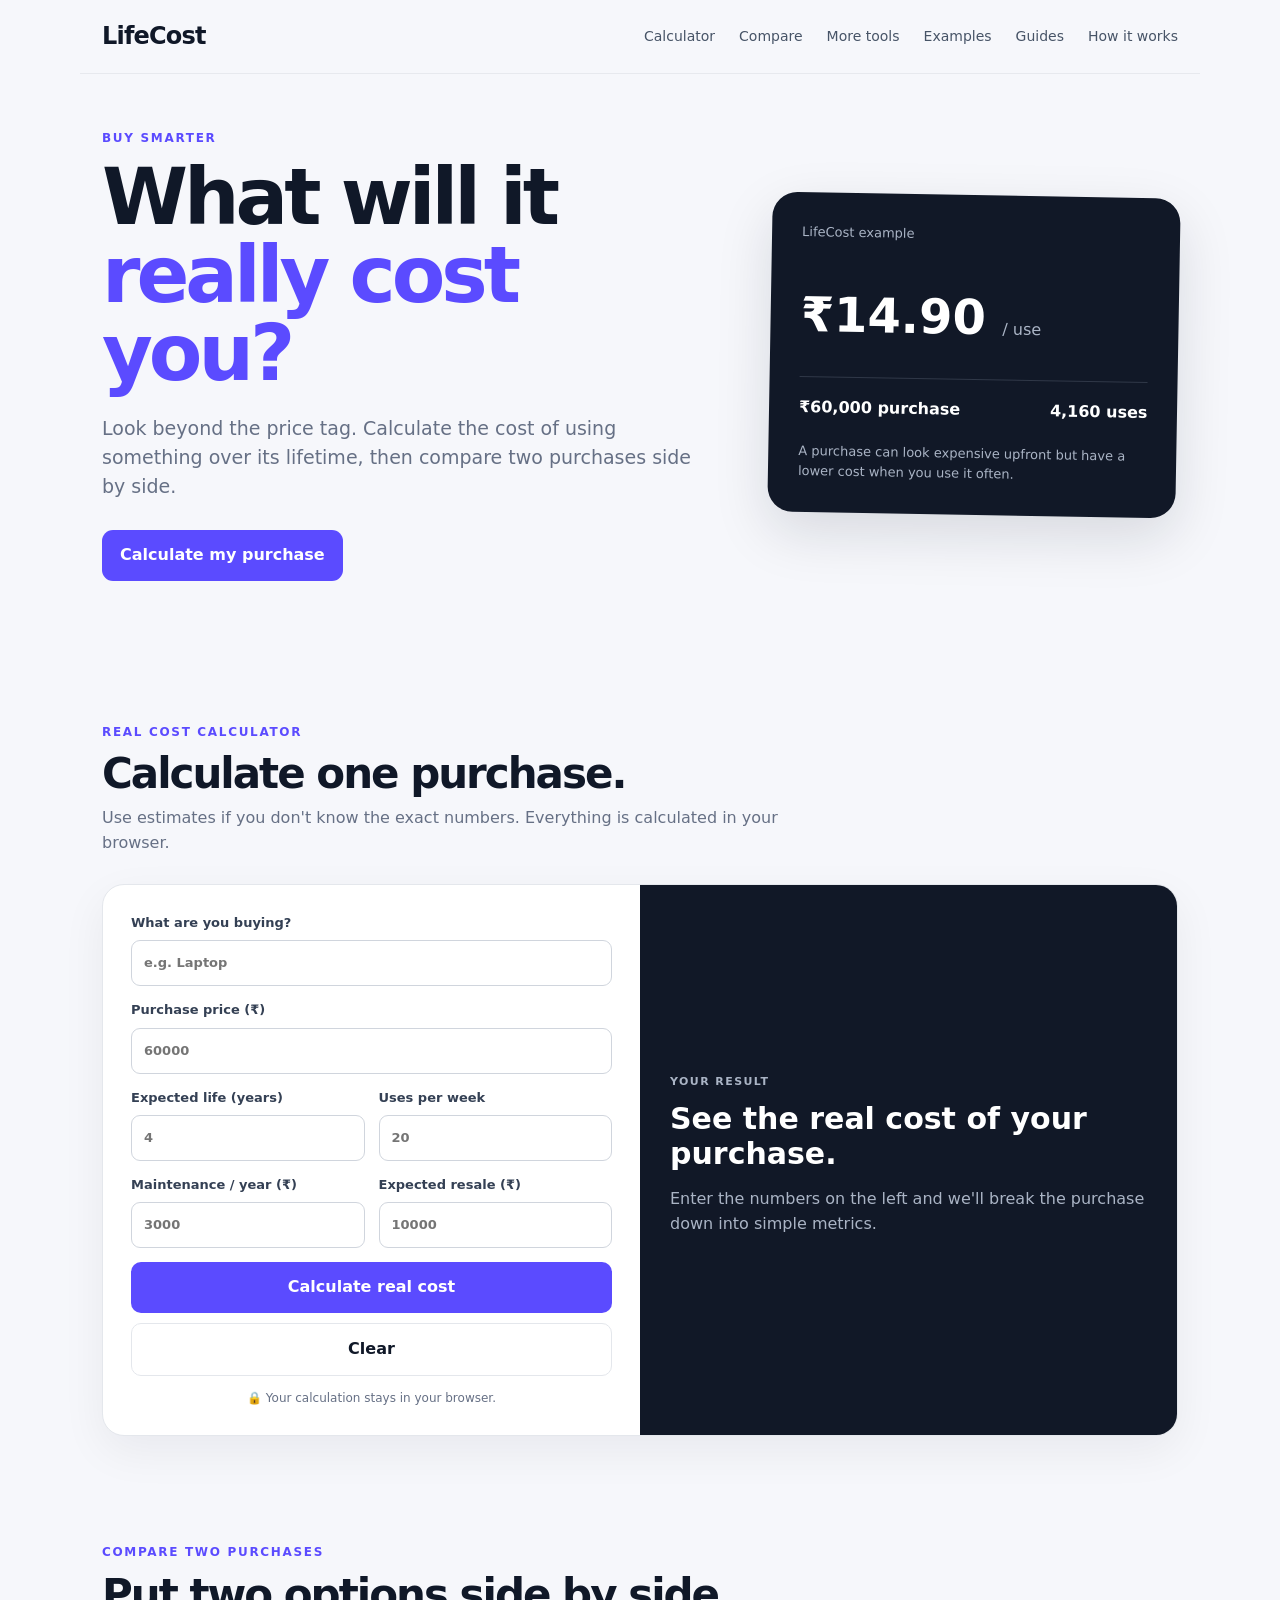
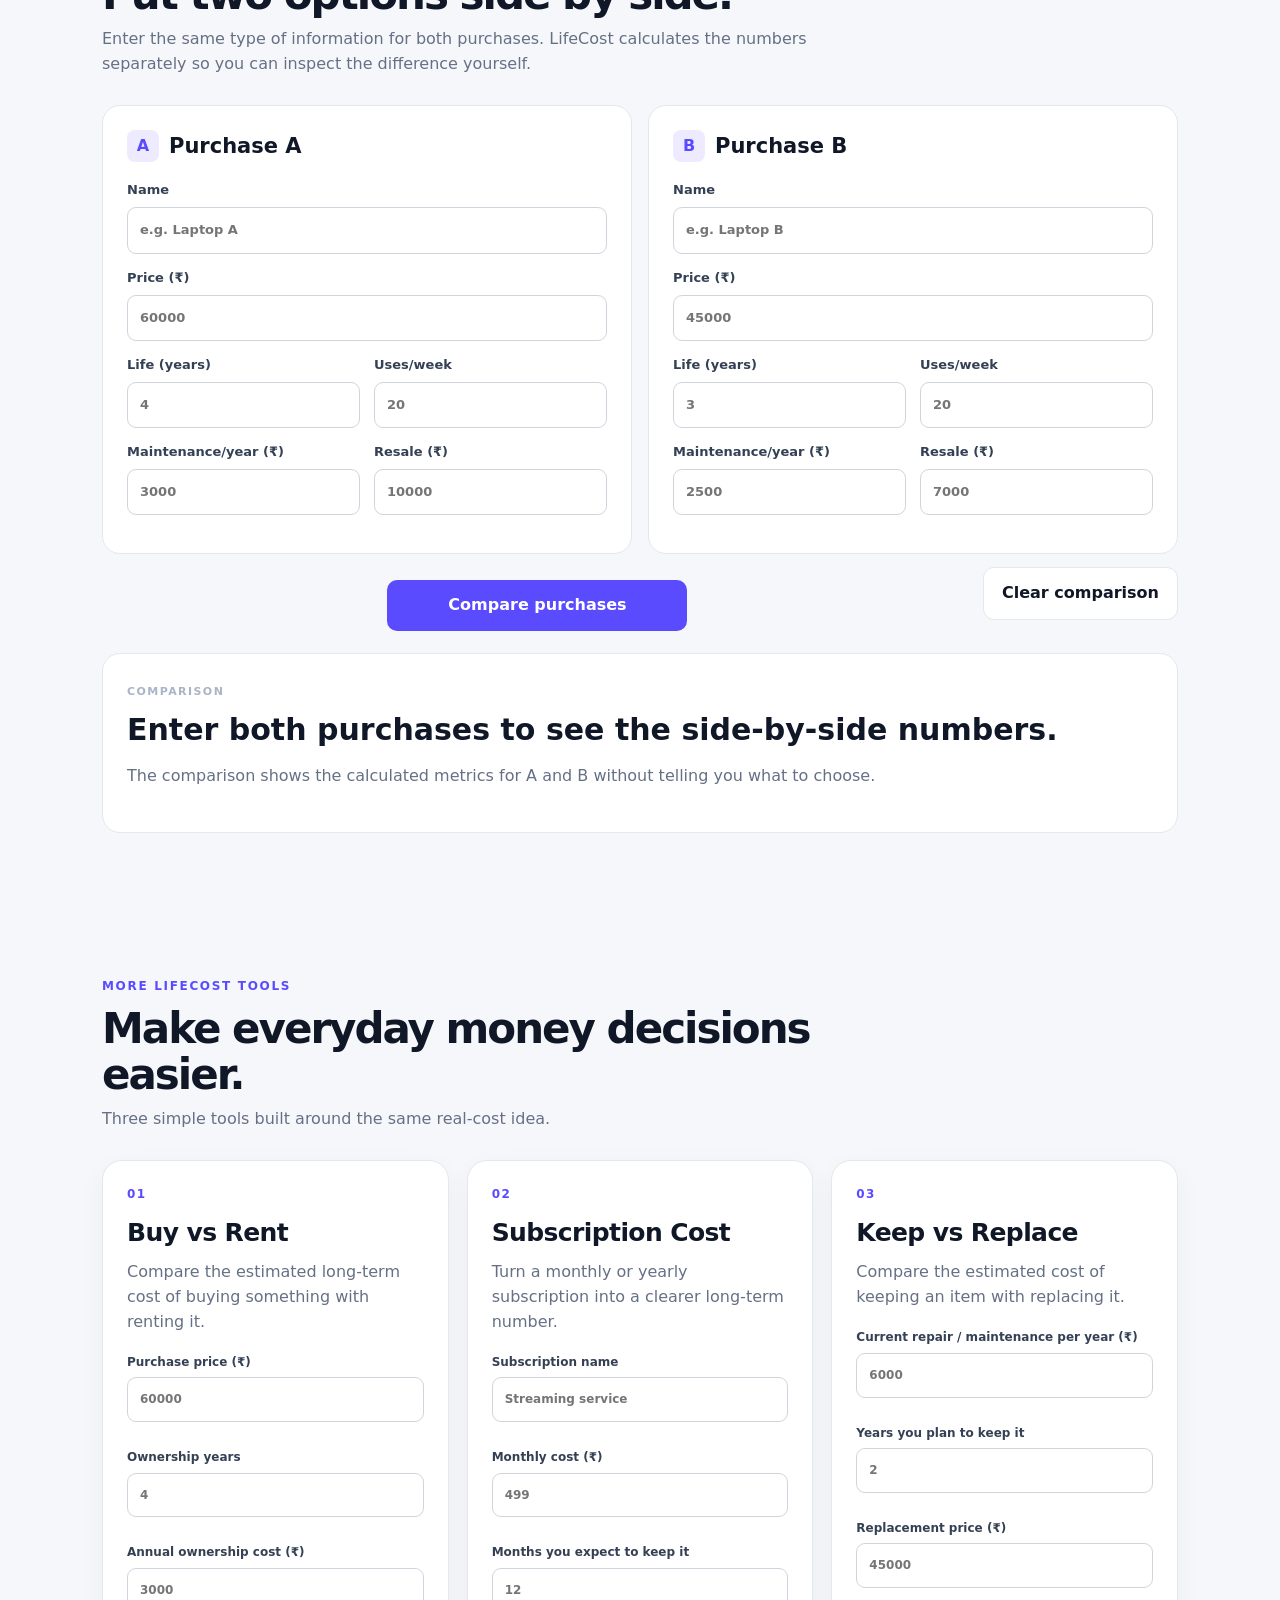
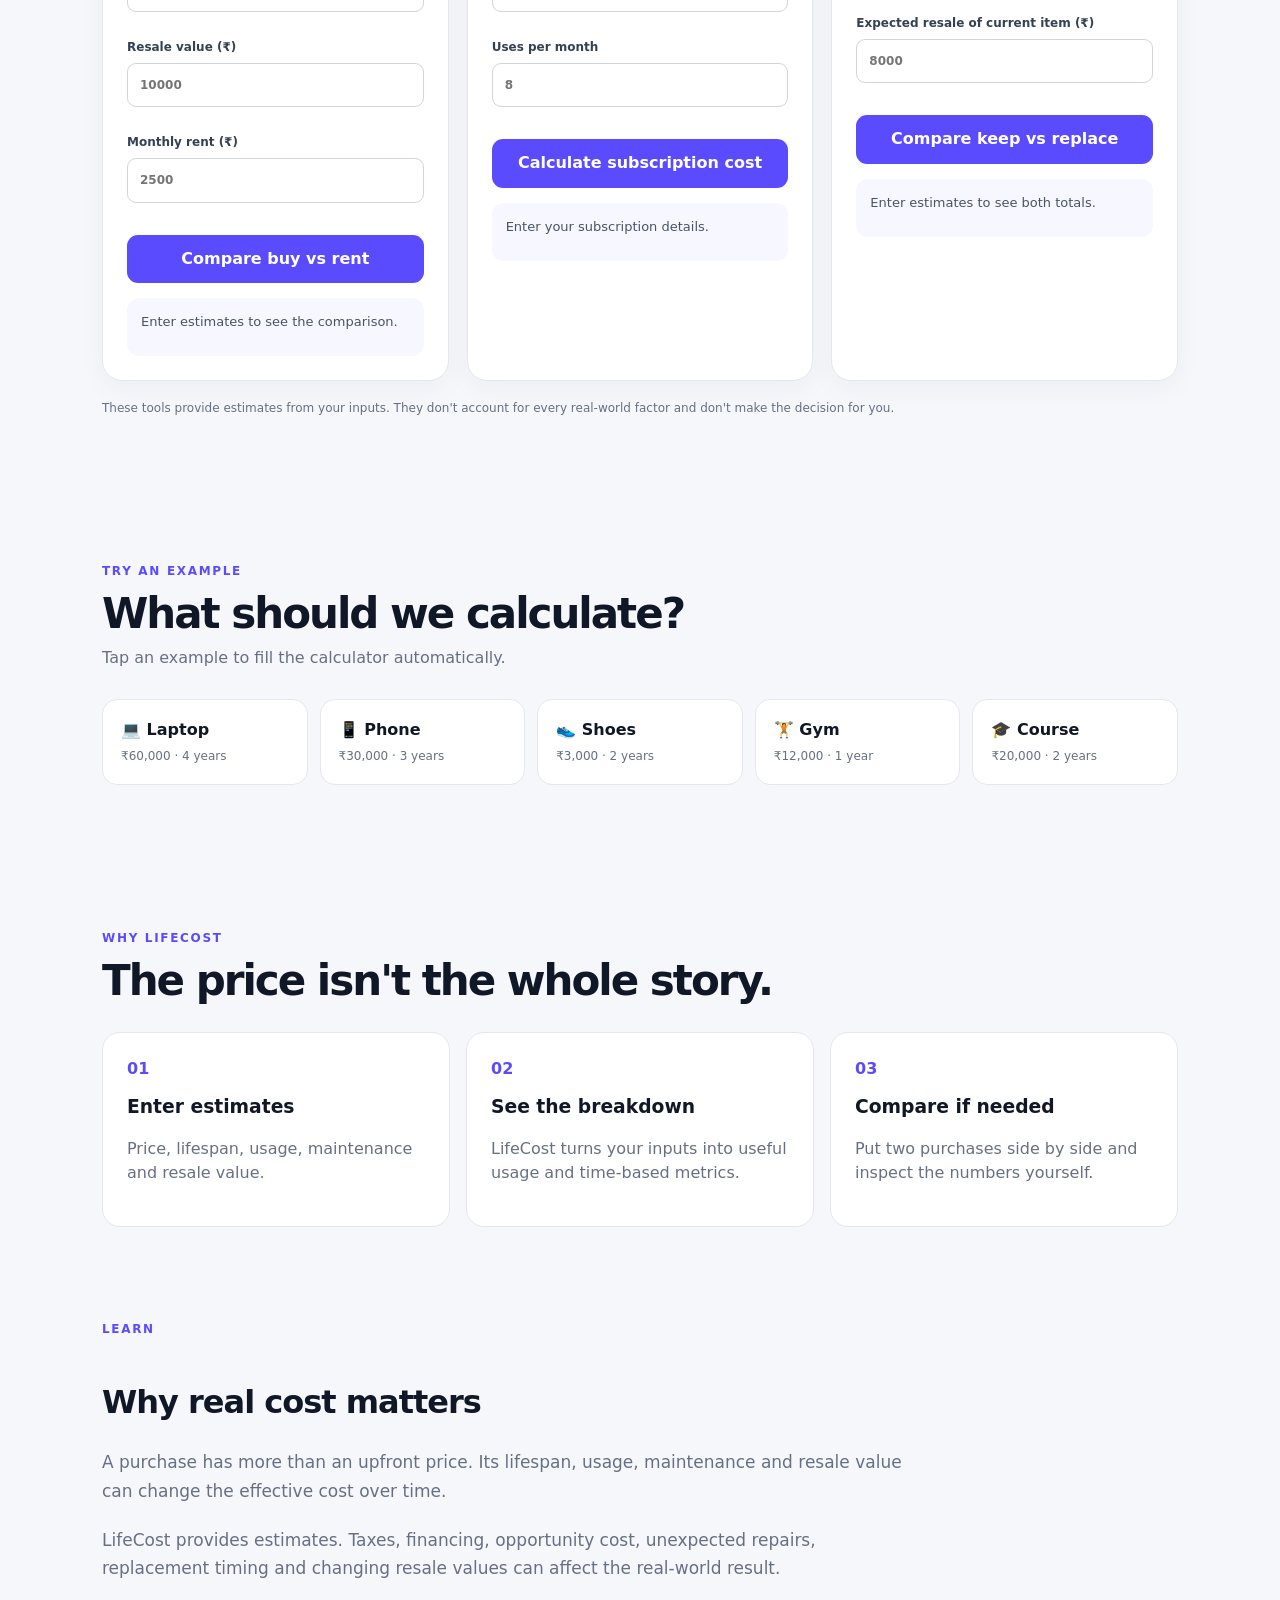
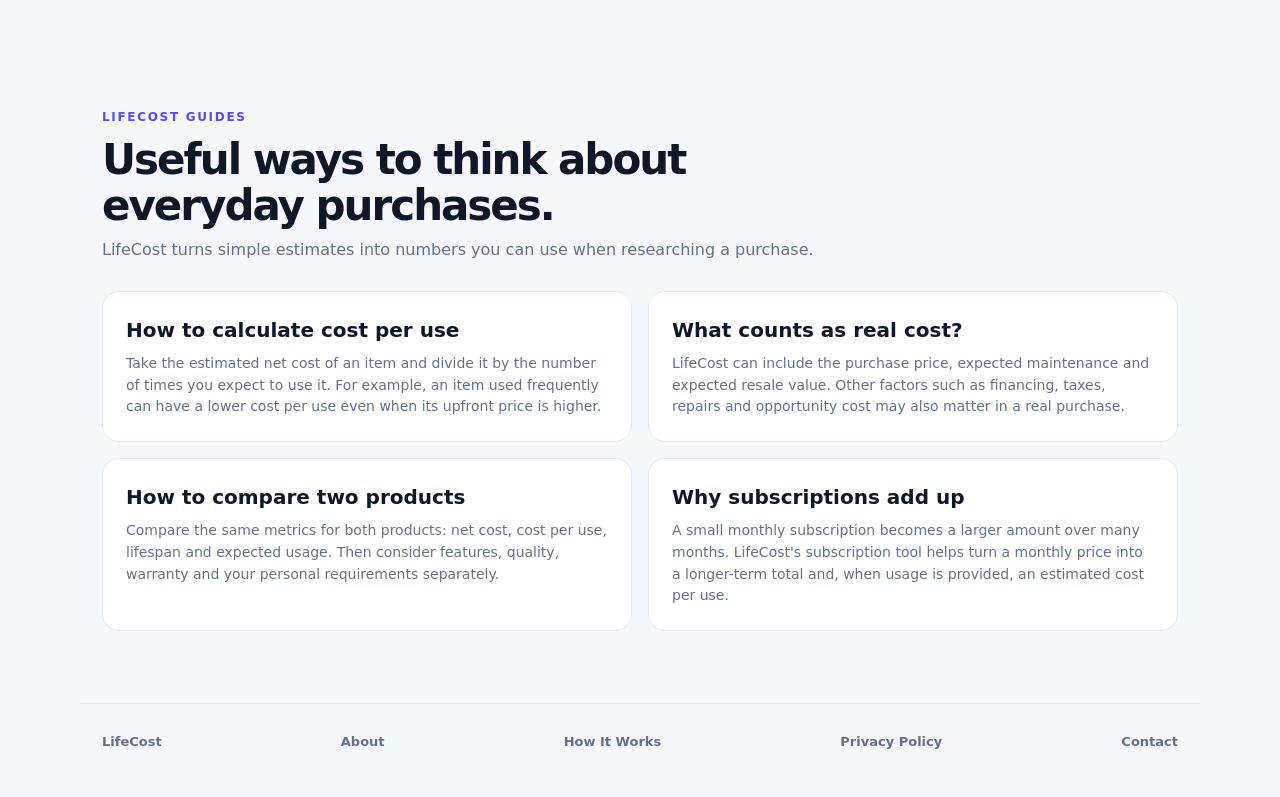
<file: index.html>
<!doctype html>
<html lang="en">
<head>
<meta charset="utf-8">
<meta name="viewport" content="width=device-width, initial-scale=1">
<meta name="description" content="LifeCost is a free real-cost purchase calculator. Estimate cost per use, daily, monthly and yearly cost, then compare two purchases side by side.">
<meta name="theme-color" content="#111827">
<meta name="robots" content="index, follow">
<link rel="canonical" href="https://hansika3008.github.io/lifecost/">
<meta property="og:type" content="website">
<meta property="og:title" content="LifeCost — Real Cost Purchase Calculator">
<meta property="og:description" content="Calculate the real cost of purchases and compare options using cost per use, maintenance, lifespan and resale value.">
<meta property="og:url" content="https://hansika3008.github.io/lifecost/">
<meta name="twitter:card" content="summary">
<meta name="twitter:title" content="LifeCost — Real Cost Purchase Calculator">
<meta name="twitter:description" content="Calculate real purchase cost and compare two options.">
<title>LifeCost – Real Cost Purchase Calculator</title>
<link rel="icon" type="image/png" href="favicon.png">
<link rel="stylesheet" href="styles.css">

<script type="application/ld+json">
{
  "@context":"https://schema.org",
  "@type":"WebApplication",
  "name":"LifeCost",
  "applicationCategory":"FinanceApplication",
  "operatingSystem":"Any",
  "description":"A browser-based calculator for estimating real purchase costs and comparing purchases.",
  "offers":{"@type":"Offer","price":"0","priceCurrency":"INR"}
}
</script>

<style>
.guide-grid article{
  transition:transform .16s ease,border-color .16s ease,box-shadow .16s ease;
}
.guide-card-link{
  display:block;
  color:inherit;
  text-decoration:none;
}
.guide-grid article:hover{
  transform:translateY(-2px);
  border-color:#b7b0ff;
  box-shadow:0 10px 30px rgba(16,24,40,.06);
}
</style>
</head>

<body>

<header class="site-header">
  <a class="brand" href="#top">LifeCost</a>

  <nav aria-label="Main navigation">
    <a href="#calculator">Calculator</a>
    <a href="#compare">Compare</a>
    <a href="#tools">More tools</a>
    <a href="#examples">Examples</a>
    <a href="#guides">Guides</a>
    <a href="#how">How it works</a>
  </nav>
</header>

<main id="top">

<section class="hero">
  <div class="hero-copy">
    <p class="eyebrow">BUY SMARTER</p>
    <h1>What will it <span>really cost you?</span></h1>
    <p>Look beyond the price tag. Calculate the cost of using something over its lifetime, then compare two purchases side by side.</p>
    <a class="button" href="#calculator">Calculate my purchase</a>
  </div>

  <div class="hero-preview">
    <div class="preview-label">LifeCost example</div>
    <div class="preview-number">₹14.90 <small>/ use</small></div>
    <div class="preview-row"><span>₹60,000 purchase</span><span>4,160 uses</span></div>
    <div class="preview-note">A purchase can look expensive upfront but have a lower cost when you use it often.</div>
  </div>
</section>

<section id="calculator" class="section">
  <div class="section-heading">
    <p class="eyebrow">REAL COST CALCULATOR</p>
    <h2>Calculate one purchase.</h2>
    <p>Use estimates if you don't know the exact numbers. Everything is calculated in your browser.</p>
  </div>

  <div class="calculator">
    <div class="form-panel">
      <label>What are you buying?
        <input id="item" type="text" placeholder="e.g. Laptop">
      </label>
      <label>Purchase price (₹)
        <input id="price" type="number" min="0" step="0.01" placeholder="60000">
      </label>
      <div class="two">
        <label>Expected life (years)
          <input id="years" type="number" min="0.1" step="0.1" placeholder="4">
        </label>
        <label>Uses per week
          <input id="uses" type="number" min="0" step="0.1" placeholder="20">
        </label>
      </div>
      <div class="two">
        <label>Maintenance / year (₹)
          <input id="maintenance" type="number" min="0" step="0.01" placeholder="3000">
        </label>
        <label>Expected resale (₹)
          <input id="resale" type="number" min="0" step="0.01" placeholder="10000">
        </label>
      </div>
      <div class="button-row">
        <button type="button" onclick="calculateRealCost()">Calculate real cost</button>
        <button type="button" class="secondary-button" onclick="clearCalculator()">Clear</button>
      </div>
      <div class="privacy">🔒 Your calculation stays in your browser.</div>
      <div id="calcMessage" class="form-message" role="status" aria-live="polite"></div>
    </div>

    <div class="result-panel" id="result">
      <div class="result-placeholder">
        <span>YOUR RESULT</span>
        <h3>See the real cost of your purchase.</h3>
        <p>Enter the numbers on the left and we'll break the purchase down into simple metrics.</p>
      </div>
    </div>
  </div>
</section>

<section id="compare" class="section compare-section">
  <div class="section-heading">
    <p class="eyebrow">COMPARE TWO PURCHASES</p>
    <h2>Put two options side by side.</h2>
    <p>Enter the same type of information for both purchases. LifeCost calculates the numbers separately so you can inspect the difference yourself.</p>
  </div>

  <div class="compare-grid">
    <div class="compare-card">
      <div class="compare-title"><span class="compare-badge">A</span><h3>Purchase A</h3></div>
      <label>Name
        <input id="aItem" type="text" placeholder="e.g. Laptop A">
      </label>
      <label>Price (₹)
        <input id="aPrice" type="number" min="0" step="0.01" placeholder="60000">
      </label>
      <div class="two">
        <label>Life (years)
          <input id="aYears" type="number" min="0.1" step="0.1" placeholder="4">
        </label>
        <label>Uses/week
          <input id="aUses" type="number" min="0" step="0.1" placeholder="20">
        </label>
      </div>
      <div class="two">
        <label>Maintenance/year (₹)
          <input id="aMaintenance" type="number" min="0" step="0.01" placeholder="3000">
        </label>
        <label>Resale (₹)
          <input id="aResale" type="number" min="0" step="0.01" placeholder="10000">
        </label>
      </div>
    </div>

    <div class="compare-card">
      <div class="compare-title"><span class="compare-badge">B</span><h3>Purchase B</h3></div>
      <label>Name
        <input id="bItem" type="text" placeholder="e.g. Laptop B">
      </label>
      <label>Price (₹)
        <input id="bPrice" type="number" min="0" step="0.01" placeholder="45000">
      </label>
      <div class="two">
        <label>Life (years)
          <input id="bYears" type="number" min="0.1" step="0.1" placeholder="3">
        </label>
        <label>Uses/week
          <input id="bUses" type="number" min="0" step="0.1" placeholder="20">
        </label>
      </div>
      <div class="two">
        <label>Maintenance/year (₹)
          <input id="bMaintenance" type="number" min="0" step="0.01" placeholder="2500">
        </label>
        <label>Resale (₹)
          <input id="bResale" type="number" min="0" step="0.01" placeholder="7000">
        </label>
      </div>
    </div>
  </div>

  <div class="compare-actions">
    <button class="compare-button" type="button" onclick="comparePurchases()">Compare purchases</button>
    <button class="secondary-button" type="button" onclick="clearComparison()">Clear comparison</button>
  </div>

  <div id="compareMessage" class="form-message" role="status" aria-live="polite"></div>

  <div class="compare-result" id="compareResult">
    <div class="result-placeholder light-placeholder">
      <span>COMPARISON</span>
      <h3>Enter both purchases to see the side-by-side numbers.</h3>
      <p>The comparison shows the calculated metrics for A and B without telling you what to choose.</p>
    </div>
  </div>
</section>

<section id="tools" class="section tools-section">
  <div class="section-heading">
    <p class="eyebrow">MORE LIFECOST TOOLS</p>
    <h2>Make everyday money decisions easier.</h2>
    <p>Three simple tools built around the same real-cost idea.</p>
  </div>

  <div class="tools-grid">

    <article class="tool-card">
      <span class="tool-number">01</span>
      <h3>Buy vs Rent</h3>
      <p>Compare the estimated long-term cost of buying something with renting it.</p>
      <div class="tool-fields">
        <label>Purchase price (₹)<input id="brPrice" type="number" min="0" step="0.01" placeholder="60000"></label>
        <label>Ownership years<input id="brYears" type="number" min="0.1" step="0.1" placeholder="4"></label>
        <label>Annual ownership cost (₹)<input id="brAnnual" type="number" min="0" step="0.01" placeholder="3000"></label>
        <label>Resale value (₹)<input id="brResale" type="number" min="0" step="0.01" placeholder="10000"></label>
        <label>Monthly rent (₹)<input id="brRent" type="number" min="0" step="0.01" placeholder="2500"></label>
      </div>
      <button type="button" onclick="calculateBuyRent()">Compare buy vs rent</button>
      <div id="brResult" class="mini-result" aria-live="polite">Enter estimates to see the comparison.</div>
    </article>

    <article class="tool-card">
      <span class="tool-number">02</span>
      <h3>Subscription Cost</h3>
      <p>Turn a monthly or yearly subscription into a clearer long-term number.</p>
      <div class="tool-fields">
        <label>Subscription name<input id="subName" type="text" placeholder="Streaming service"></label>
        <label>Monthly cost (₹)<input id="subMonthly" type="number" min="0" step="0.01" placeholder="499"></label>
        <label>Months you expect to keep it<input id="subMonths" type="number" min="1" step="1" placeholder="12"></label>
        <label>Uses per month<input id="subUses" type="number" min="0" step="0.1" placeholder="8"></label>
      </div>
      <button type="button" onclick="calculateSubscription()">Calculate subscription cost</button>
      <div id="subResult" class="mini-result" aria-live="polite">Enter your subscription details.</div>
    </article>

    <article class="tool-card">
      <span class="tool-number">03</span>
      <h3>Keep vs Replace</h3>
      <p>Compare the estimated cost of keeping an item with replacing it.</p>
      <div class="tool-fields">
        <label>Current repair / maintenance per year (₹)<input id="krCurrent" type="number" min="0" step="0.01" placeholder="6000"></label>
        <label>Years you plan to keep it<input id="krYears" type="number" min="0.1" step="0.1" placeholder="2"></label>
        <label>Replacement price (₹)<input id="krNew" type="number" min="0" step="0.01" placeholder="45000"></label>
        <label>Expected resale of current item (₹)<input id="krResale" type="number" min="0" step="0.01" placeholder="8000"></label>
      </div>
      <button type="button" onclick="calculateKeepReplace()">Compare keep vs replace</button>
      <div id="krResult" class="mini-result" aria-live="polite">Enter estimates to see both totals.</div>
    </article>

  </div>

  <p class="tools-note">These tools provide estimates from your inputs. They don't account for every real-world factor and don't make the decision for you.</p>
</section>

<section id="examples" class="section">
  <div class="section-heading">
    <p class="eyebrow">TRY AN EXAMPLE</p>
    <h2>What should we calculate?</h2>
    <p>Tap an example to fill the calculator automatically.</p>
  </div>

  <div class="example-grid">
    <button type="button" class="example" onclick="loadExample('Laptop',60000,4,20,3000,10000)"><b>💻 Laptop</b><span>₹60,000 · 4 years</span></button>
    <button type="button" class="example" onclick="loadExample('Phone',30000,3,35,1000,6000)"><b>📱 Phone</b><span>₹30,000 · 3 years</span></button>
    <button type="button" class="example" onclick="loadExample('Shoes',3000,2,3,200,500)"><b>👟 Shoes</b><span>₹3,000 · 2 years</span></button>
    <button type="button" class="example" onclick="loadExample('Gym membership',12000,1,4,0,0)"><b>🏋️ Gym</b><span>₹12,000 · 1 year</span></button>
    <button type="button" class="example" onclick="loadExample('Online course',20000,2,2,0,0)"><b>🎓 Course</b><span>₹20,000 · 2 years</span></button>
  </div>
</section>

<section id="how" class="section">
  <div class="section-heading">
    <p class="eyebrow">WHY LIFECOST</p>
    <h2>The price isn't the whole story.</h2>
  </div>

  <div class="steps">
    <div><b>01</b><h3>Enter estimates</h3><p>Price, lifespan, usage, maintenance and resale value.</p></div>
    <div><b>02</b><h3>See the breakdown</h3><p>LifeCost turns your inputs into useful usage and time-based metrics.</p></div>
    <div><b>03</b><h3>Compare if needed</h3><p>Put two purchases side by side and inspect the numbers yourself.</p></div>
  </div>
</section>

<section class="section content">
  <div class="section-heading">
    <p class="eyebrow">LEARN</p>
    <h2>Why real cost matters</h2>
  </div>
  <p>A purchase has more than an upfront price. Its lifespan, usage, maintenance and resale value can change the effective cost over time.</p>
  <p>LifeCost provides estimates. Taxes, financing, opportunity cost, unexpected repairs, replacement timing and changing resale values can affect the real-world result.</p>
</section>

<section class="section seo-section" id="guides">
  <div class="section-heading">
    <p class="eyebrow">LIFECOST GUIDES</p>
    <h2>Useful ways to think about everyday purchases.</h2>
    <p>LifeCost turns simple estimates into numbers you can use when researching a purchase.</p>
  </div>

  <div class="guide-grid">

    <article>
      <a class="guide-card-link" href="cost-per-use.html">
        <h3>How to calculate cost per use</h3>
        <p>Take the estimated net cost of an item and divide it by the number of times you expect to use it. For example, an item used frequently can have a lower cost per use even when its upfront price is higher.</p>
      </a>
    </article>

    <article>
      <a class="guide-card-link" href="real-cost.html">
        <h3>What counts as real cost?</h3>
        <p>LifeCost can include the purchase price, expected maintenance and expected resale value. Other factors such as financing, taxes, repairs and opportunity cost may also matter in a real purchase.</p>
      </a>
    </article>

    <article>
      <a class="guide-card-link" href="compare-two-products.html">
        <h3>How to compare two products</h3>
        <p>Compare the same metrics for both products: net cost, cost per use, lifespan and expected usage. Then consider features, quality, warranty and your personal requirements separately.</p>
      </a>
    </article>

    <article>
      <a class="guide-card-link" href="subscription-cost.html">
        <h3>Why subscriptions add up</h3>
        <p>A small monthly subscription becomes a larger amount over many months. LifeCost's subscription tool helps turn a monthly price into a longer-term total and, when usage is provided, an estimated cost per use.</p>
      </a>
    </article>

  </div>
</section>

</main>

<footer>
  <a href="index.html" class="footer-brand">LifeCost</a>
  <a href="about.html">About</a>
  <a href="how-it-works.html">How It Works</a>
  <a href="privacy.html">Privacy Policy</a>
  <a href="contact.html">Contact</a>
</footer>

<script src="script.js"></script>
</body>
</html>
</file>
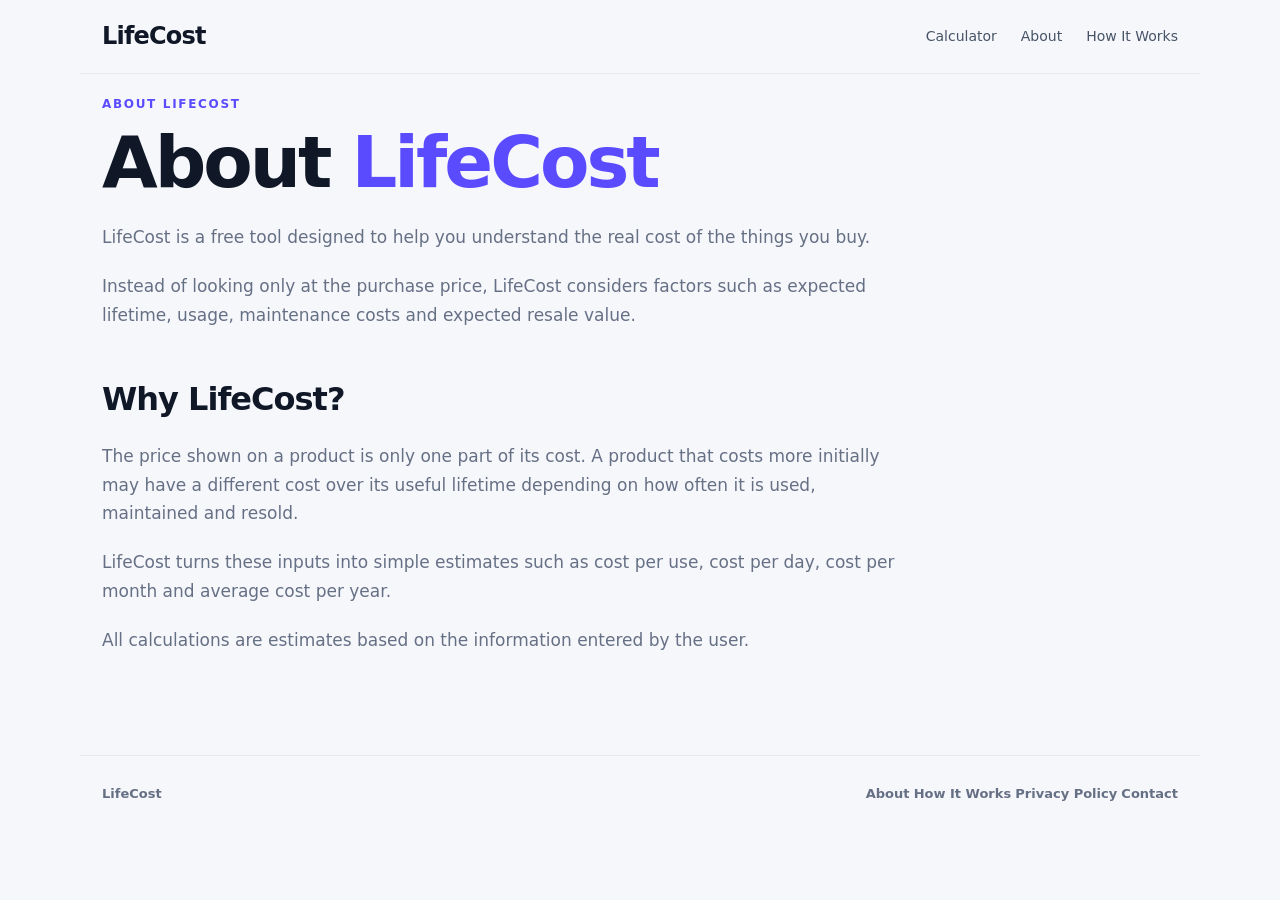
<file: about.html>
<!DOCTYPE html>
<html lang="en">
<head>
  <meta charset="UTF-8">
  <meta name="viewport" content="width=device-width, initial-scale=1.0">

  <meta name="description" content="Learn about LifeCost, a free tool that helps you understand the real cost of purchases.">

  <title>About LifeCost</title>

  <link rel="icon" type="image/png" href="favicon.png">
  <link rel="stylesheet" href="styles.css">
</head>

<body>

<header class="site-header">
  <a href="index.html" class="brand">LifeCost</a>

  <nav>
    <a href="index.html">Calculator</a>
    <a href="about.html">About</a>
    <a href="how-it-works.html">How It Works</a>
  </nav>
</header>

<main class="section content">

  <p class="eyebrow">ABOUT LIFECOST</p>

  <h1>About <span>LifeCost</span></h1>

  <p>
    LifeCost is a free tool designed to help you understand the real cost
    of the things you buy.
  </p>

  <p>
    Instead of looking only at the purchase price, LifeCost considers factors
    such as expected lifetime, usage, maintenance costs and expected resale value.
  </p>

  <h2>Why LifeCost?</h2>

  <p>
    The price shown on a product is only one part of its cost.
    A product that costs more initially may have a different cost over its
    useful lifetime depending on how often it is used, maintained and resold.
  </p>

  <p>
    LifeCost turns these inputs into simple estimates such as cost per use,
    cost per day, cost per month and average cost per year.
  </p>

  <p>
    All calculations are estimates based on the information entered by the user.
  </p>

</main>

<footer>
  <a href="index.html" class="footer-brand">LifeCost</a>

  <div>
    <a href="about.html">About</a>
    <a href="how-it-works.html">How It Works</a>
    <a href="privacy.html">Privacy Policy</a>
    <a href="contact.html">Contact</a>
  </div>
</footer>

</body>
</html>
</file>
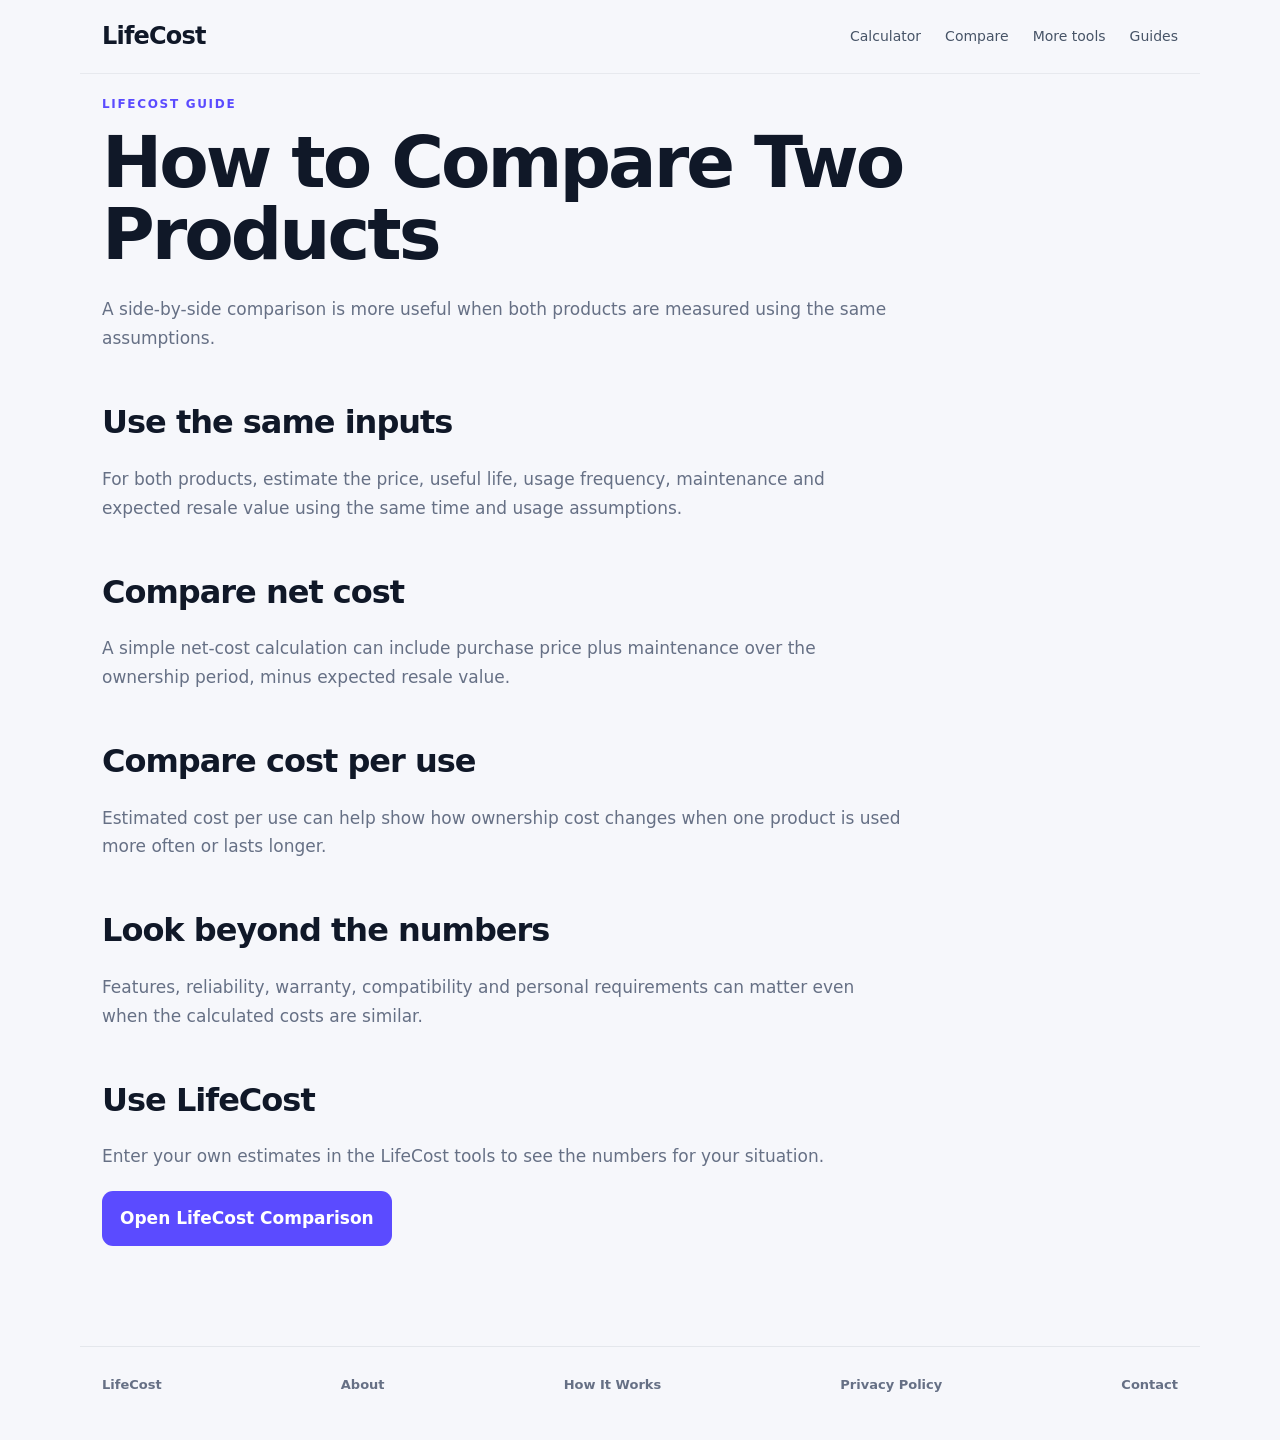
<file: compare-two-products.html>
<!doctype html>
<html lang="en">
<head>
<meta charset="utf-8">
<meta name="viewport" content="width=device-width, initial-scale=1">
<title>How to Compare Two Products | LifeCost</title>
<meta name="description" content="Learn a simple way to compare two products using price, lifespan, usage, maintenance, resale value and cost per use.">
<link rel="canonical" href="https://hansika3008.github.io/lifecost/compare-two-products.html">
<link rel="stylesheet" href="styles.css">
<link rel="icon" type="image/png" href="favicon.png">
</head>
<body>

<header class="site-header">
  <a class="brand" href="index.html">LifeCost</a>
  <nav aria-label="Main navigation">
    <a href="index.html#calculator">Calculator</a>
    <a href="index.html#compare">Compare</a>
    <a href="index.html#tools">More tools</a>
    <a href="index.html#guides">Guides</a>
  </nav>
</header>

<main class="section content">
  <p class="eyebrow">LIFECOST GUIDE</p>
  <h1>How to Compare Two Products</h1>
  <p>A side-by-side comparison is more useful when both products are measured using the same assumptions.</p>

  <h2>Use the same inputs</h2>
  <p>For both products, estimate the price, useful life, usage frequency, maintenance and expected resale value using the same time and usage assumptions.</p>

  <h2>Compare net cost</h2>
  <p>A simple net-cost calculation can include purchase price plus maintenance over the ownership period, minus expected resale value.</p>

  <h2>Compare cost per use</h2>
  <p>Estimated cost per use can help show how ownership cost changes when one product is used more often or lasts longer.</p>

  <h2>Look beyond the numbers</h2>
  <p>Features, reliability, warranty, compatibility and personal requirements can matter even when the calculated costs are similar.</p>

  <h2>Use LifeCost</h2>
  <p>Enter your own estimates in the LifeCost tools to see the numbers for your situation.</p>
  <p><a class="button" href="index.html#compare">Open LifeCost Comparison</a></p>
</main>

<footer>
  <a href="index.html" class="footer-brand">LifeCost</a>
  <a href="about.html">About</a>
  <a href="how-it-works.html">How It Works</a>
  <a href="privacy.html">Privacy Policy</a>
  <a href="contact.html">Contact</a>
</footer>

</body>
</html>
</file>
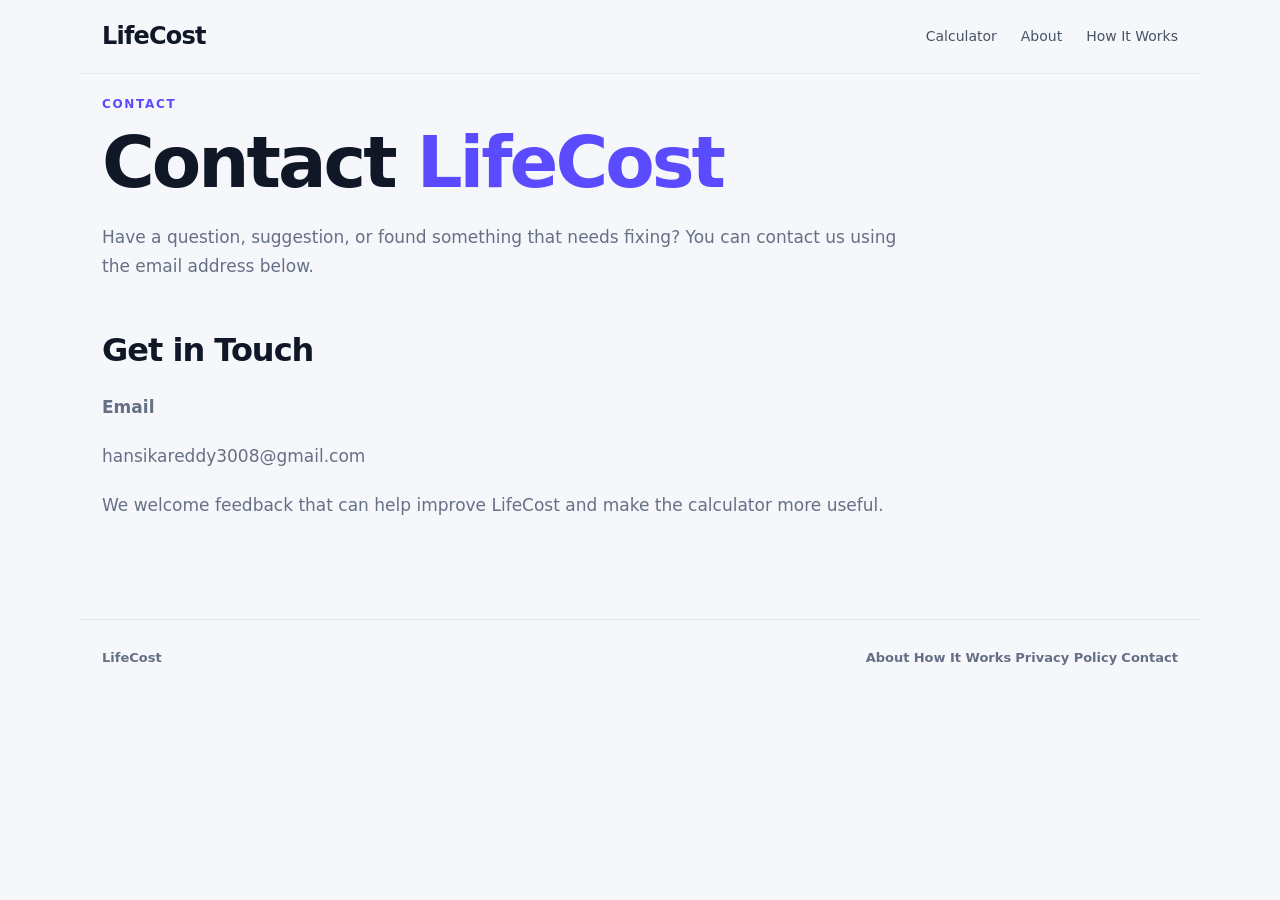
<file: contact.html>
<!DOCTYPE html>
<html lang="en">
<head>
  <meta charset="UTF-8">
  <meta name="viewport" content="width=device-width, initial-scale=1.0">

  <meta name="description" content="Contact LifeCost for questions, suggestions and feedback.">

  <title>Contact LifeCost</title>

  <link rel="stylesheet" href="styles.css">
</head>

<body>

<header class="site-header">
  <a href="index.html" class="brand">LifeCost</a>

  <nav>
    <a href="index.html">Calculator</a>
    <a href="about.html">About</a>
    <a href="how-it-works.html">How It Works</a>
  </nav>
</header>

<main class="section content">

  <p class="eyebrow">CONTACT</p>

  <h1>Contact <span>LifeCost</span></h1>

  <p>
    Have a question, suggestion, or found something that needs fixing?
    You can contact us using the email address below.
  </p>

  <div class="contact-card">

    <h2>Get in Touch</h2>

    <p>
      <strong>Email</strong>
    </p>

    <p>
      <a href="mailto:hansikareddy3008@gmail.com">
        hansikareddy3008@gmail.com
      </a>
    </p>

    <p>
      We welcome feedback that can help improve LifeCost and make the
      calculator more useful.
    </p>

  </div>

</main>

<footer>
  <a href="index.html" class="footer-brand">LifeCost</a>

  <div>
    <a href="about.html">About</a>
    <a href="how-it-works.html">How It Works</a>
    <a href="privacy.html">Privacy Policy</a>
    <a href="contact.html">Contact</a>
  </div>
</footer>

</body>
</html>
</file>
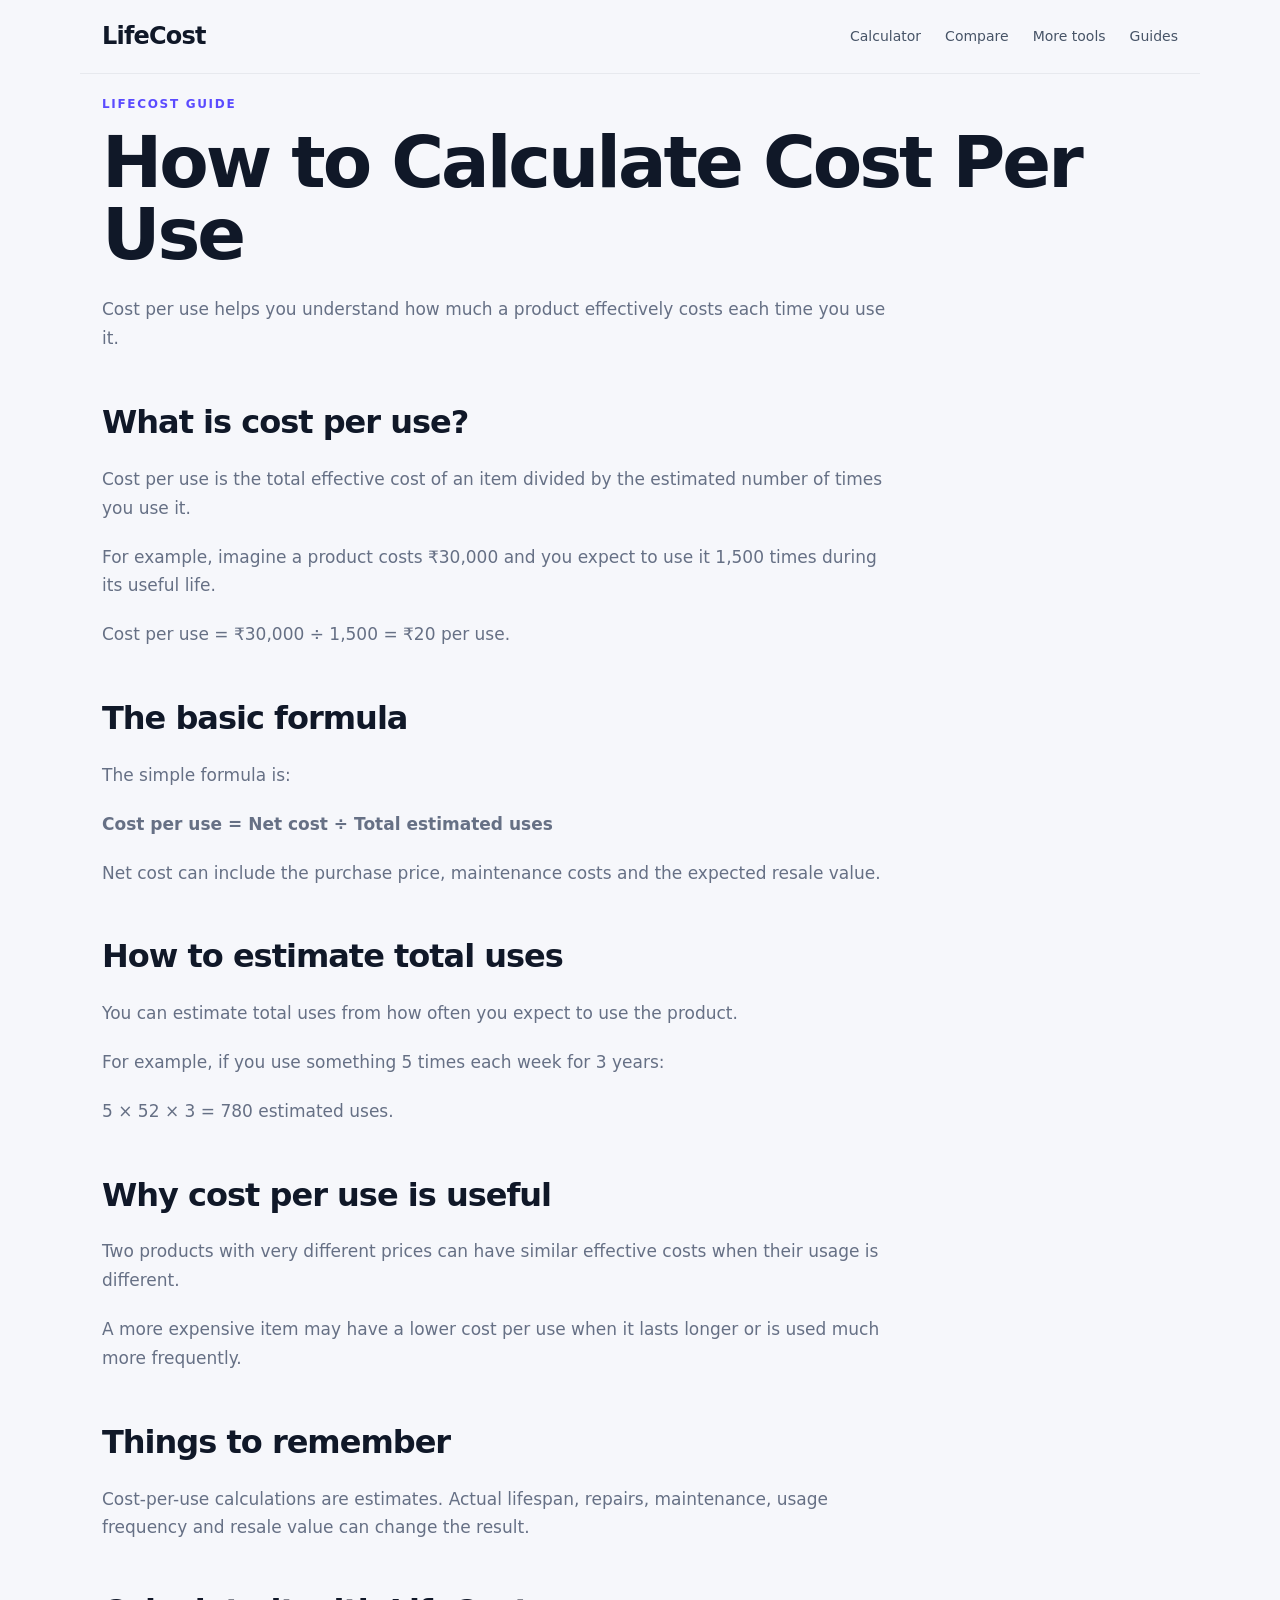
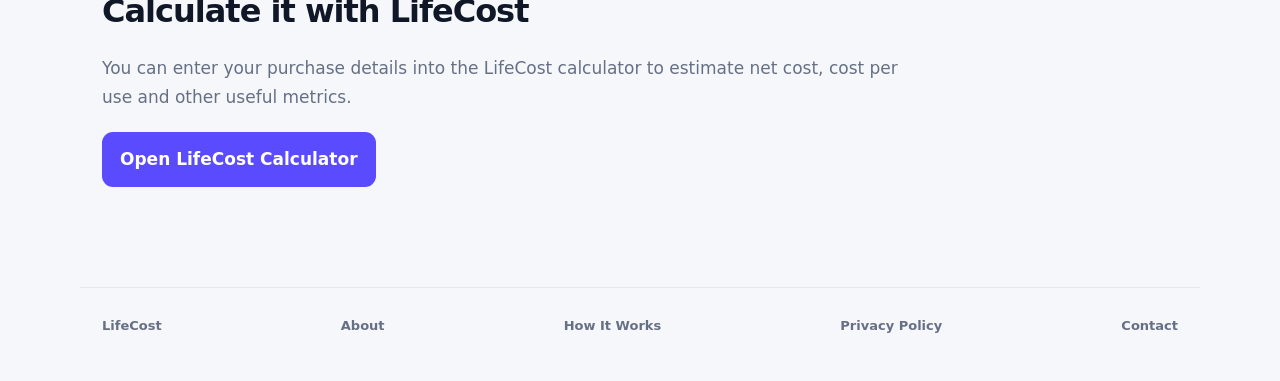
<file: cost-per-use.html>
<!doctype html>
<html lang="en">
<head>
<meta charset="utf-8">
<meta name="viewport" content="width=device-width, initial-scale=1">
<title>How to Calculate Cost Per Use | LifeCost</title>
<meta name="description" content="Learn how to calculate cost per use for a purchase with a simple formula and practical examples.">
<link rel="canonical" href="https://hansika3008.github.io/lifecost/cost-per-use.html">
<link rel="stylesheet" href="styles.css">
<link rel="icon" type="image/png" href="favicon.png">
</head>
<body>

<header class="site-header">
  <a class="brand" href="index.html">LifeCost</a>
  <nav aria-label="Main navigation">
    <a href="index.html#calculator">Calculator</a>
    <a href="index.html#compare">Compare</a>
    <a href="index.html#tools">More tools</a>
    <a href="index.html#guides">Guides</a>
  </nav>
</header>

<main class="section content">
  <p class="eyebrow">LIFECOST GUIDE</p>
  <h1>How to Calculate Cost Per Use</h1>

  <p>Cost per use helps you understand how much a product effectively costs each time you use it.</p>

  <h2>What is cost per use?</h2>
  <p>Cost per use is the total effective cost of an item divided by the estimated number of times you use it.</p>
  <p>For example, imagine a product costs ₹30,000 and you expect to use it 1,500 times during its useful life.</p>
  <p>Cost per use = ₹30,000 ÷ 1,500 = ₹20 per use.</p>

  <h2>The basic formula</h2>
  <p>The simple formula is:</p>
  <p><strong>Cost per use = Net cost ÷ Total estimated uses</strong></p>
  <p>Net cost can include the purchase price, maintenance costs and the expected resale value.</p>

  <h2>How to estimate total uses</h2>
  <p>You can estimate total uses from how often you expect to use the product.</p>
  <p>For example, if you use something 5 times each week for 3 years:</p>
  <p>5 × 52 × 3 = 780 estimated uses.</p>

  <h2>Why cost per use is useful</h2>
  <p>Two products with very different prices can have similar effective costs when their usage is different.</p>
  <p>A more expensive item may have a lower cost per use when it lasts longer or is used much more frequently.</p>

  <h2>Things to remember</h2>
  <p>Cost-per-use calculations are estimates. Actual lifespan, repairs, maintenance, usage frequency and resale value can change the result.</p>

  <h2>Calculate it with LifeCost</h2>
  <p>You can enter your purchase details into the LifeCost calculator to estimate net cost, cost per use and other useful metrics.</p>
  <p><a class="button" href="index.html#calculator">Open LifeCost Calculator</a></p>
</main>

<footer>
  <a href="index.html" class="footer-brand">LifeCost</a>
  <a href="about.html">About</a>
  <a href="how-it-works.html">How It Works</a>
  <a href="privacy.html">Privacy Policy</a>
  <a href="contact.html">Contact</a>
</footer>

</body>
</html>
</file>
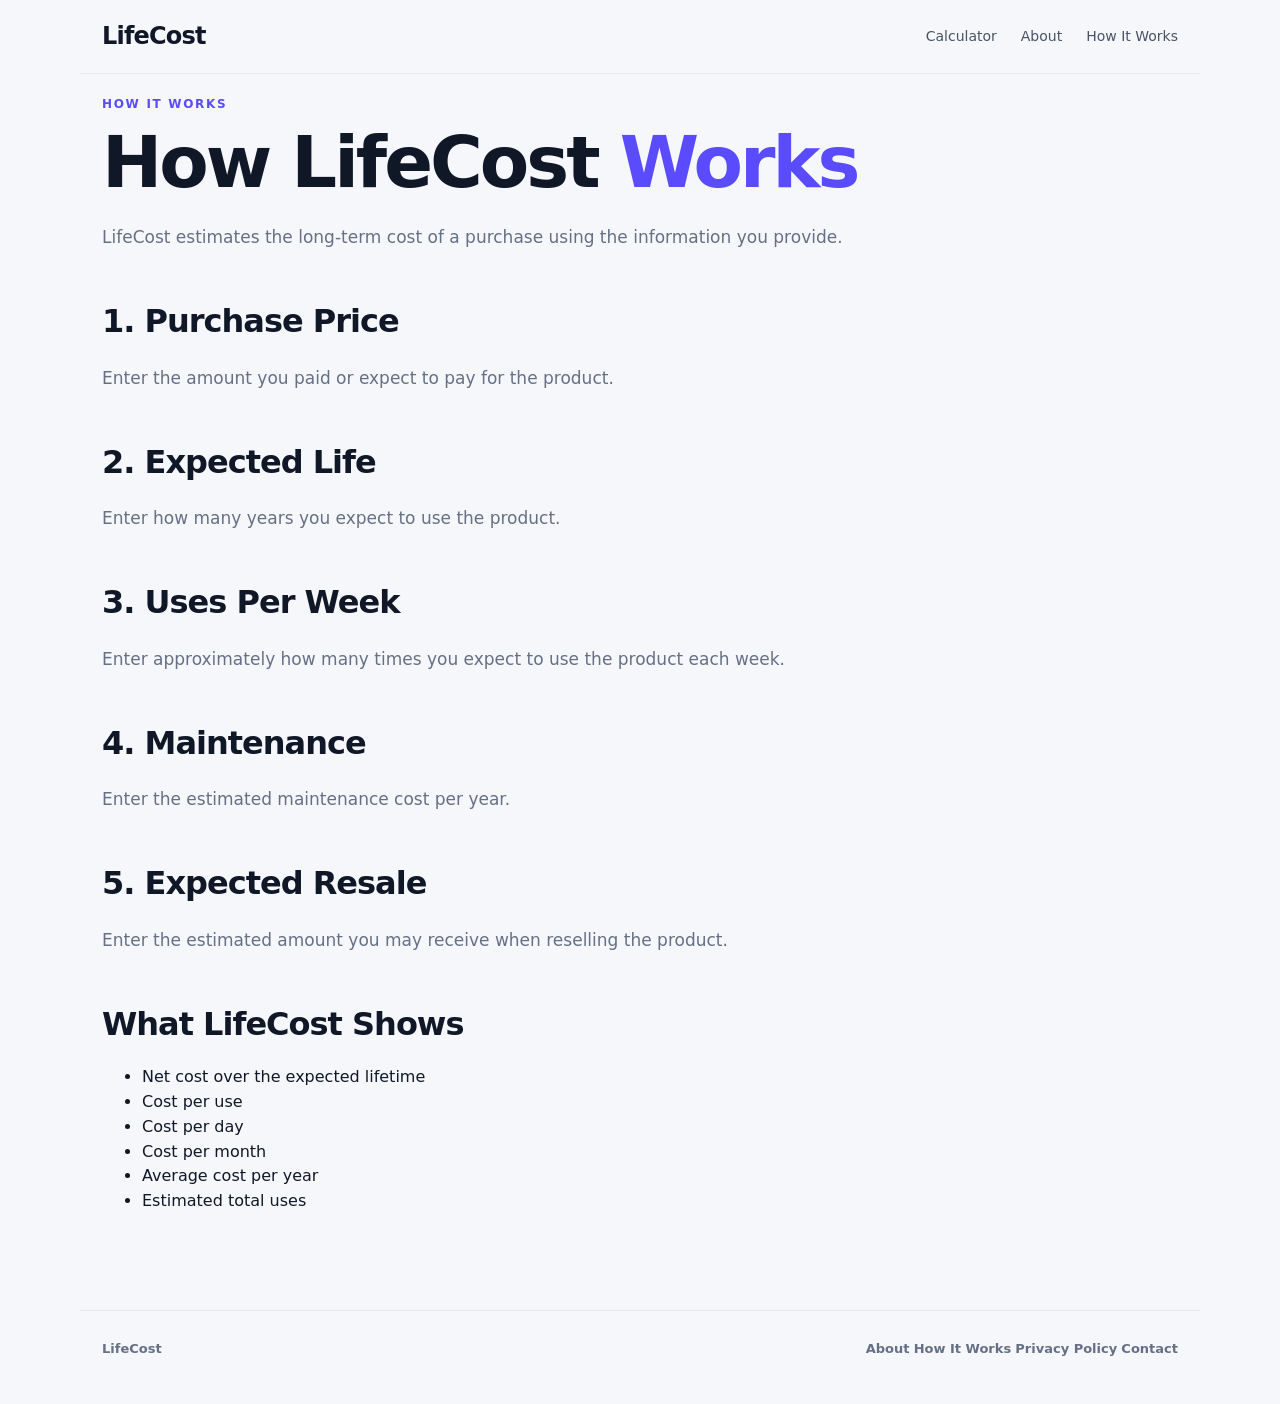
<file: how-it-works.html>
<!DOCTYPE html>
<html lang="en">
<head>
  <meta charset="UTF-8">
  <meta name="viewport" content="width=device-width, initial-scale=1.0">
  <meta name="description" content="Learn how LifeCost calculates the real cost of purchases.">
  <title>How LifeCost Works</title>
  <link rel="stylesheet" href="styles.css">
</head>

<body>

<header class="site-header">
  <a href="index.html" class="brand">LifeCost</a>

  <nav>
    <a href="index.html">Calculator</a>
    <a href="about.html">About</a>
    <a href="how-it-works.html">How It Works</a>
  </nav>
</header>

<main class="section content">

  <p class="eyebrow">HOW IT WORKS</p>

  <h1>How LifeCost <span>Works</span></h1>

  <p>
    LifeCost estimates the long-term cost of a purchase using the information
    you provide.
  </p>

  <h2>1. Purchase Price</h2>
  <p>
    Enter the amount you paid or expect to pay for the product.
  </p>

  <h2>2. Expected Life</h2>
  <p>
    Enter how many years you expect to use the product.
  </p>

  <h2>3. Uses Per Week</h2>
  <p>
    Enter approximately how many times you expect to use the product each week.
  </p>

  <h2>4. Maintenance</h2>
  <p>
    Enter the estimated maintenance cost per year.
  </p>

  <h2>5. Expected Resale</h2>
  <p>
    Enter the estimated amount you may receive when reselling the product.
  </p>

  <h2>What LifeCost Shows</h2>

  <ul>
    <li>Net cost over the expected lifetime</li>
    <li>Cost per use</li>
    <li>Cost per day</li>
    <li>Cost per month</li>
    <li>Average cost per year</li>
    <li>Estimated total uses</li>
  </ul>

</main>

<footer>
  <a href="index.html" class="footer-brand">LifeCost</a>

  <div>
    <a href="about.html">About</a>
    <a href="how-it-works.html">How It Works</a>
    <a href="privacy.html">Privacy Policy</a>
    <a href="contact.html">Contact</a>
  </div>
</footer>

</body>
</html>
</file>
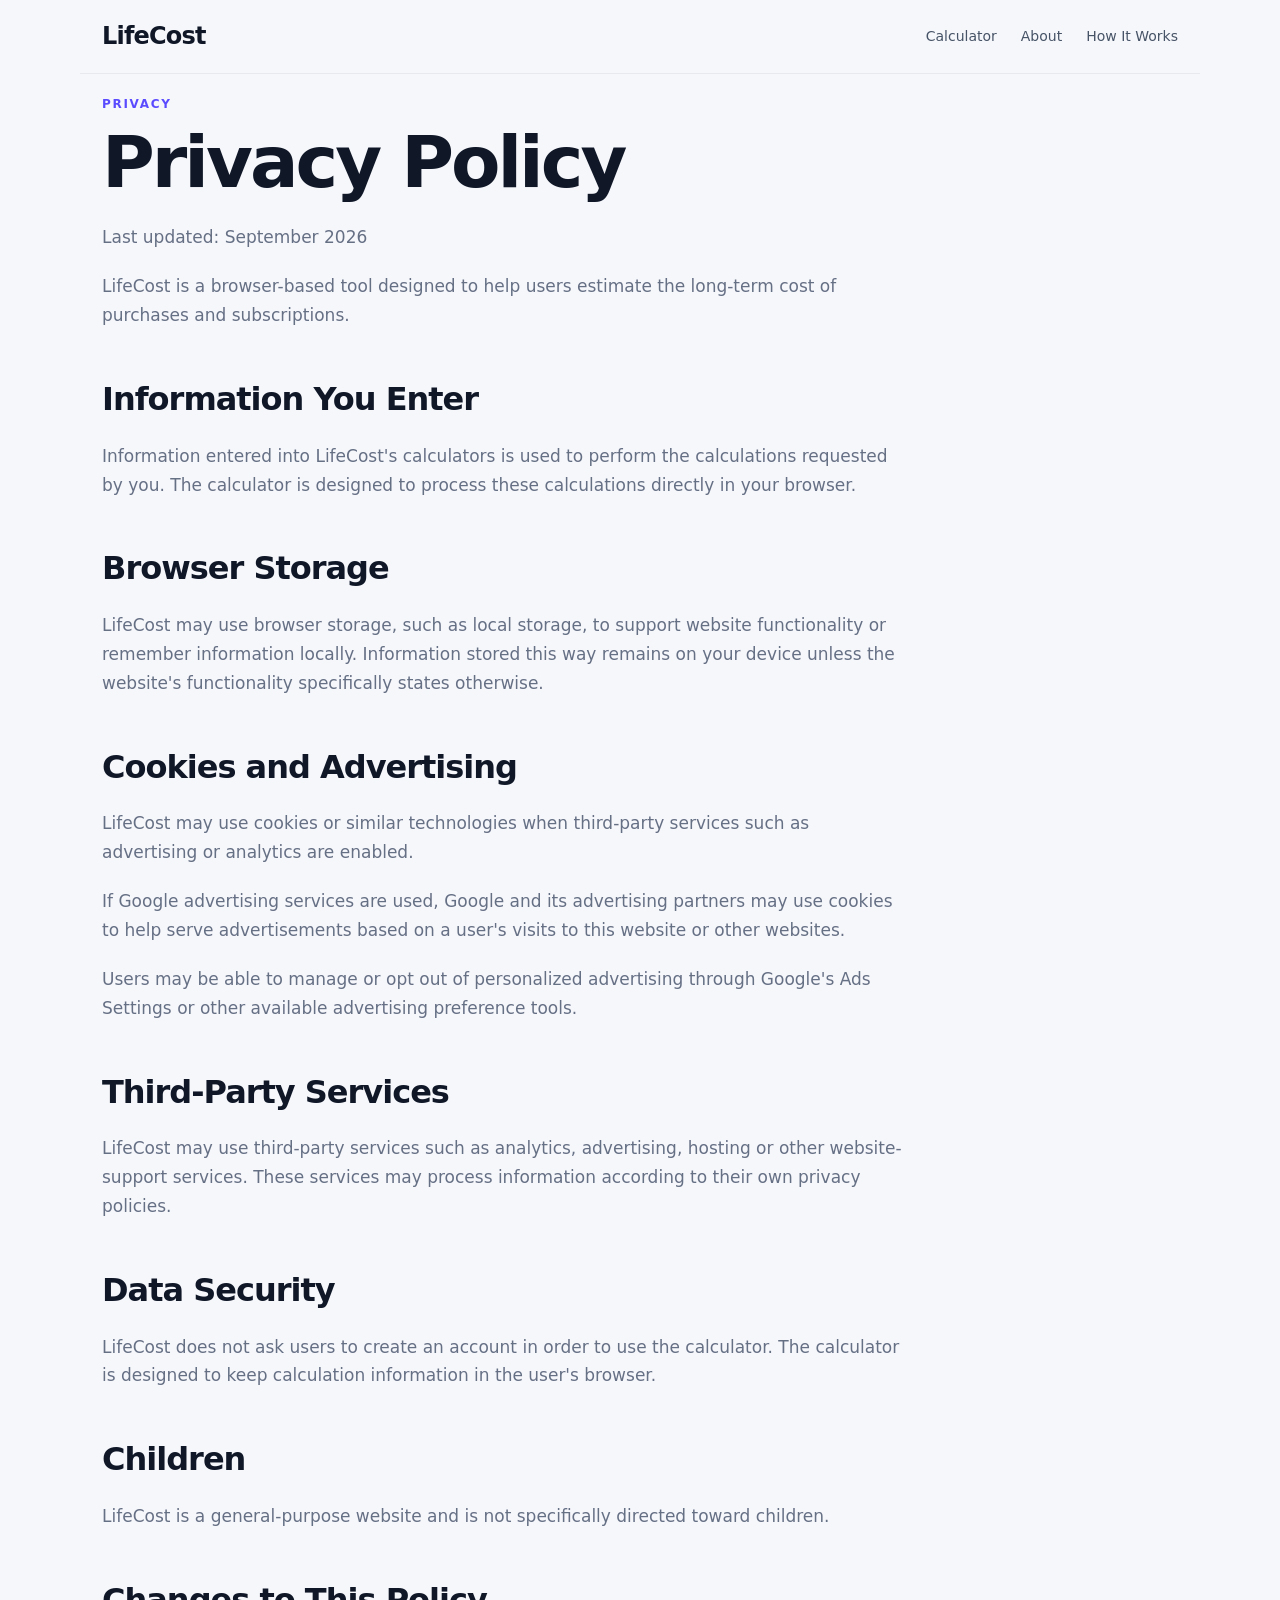
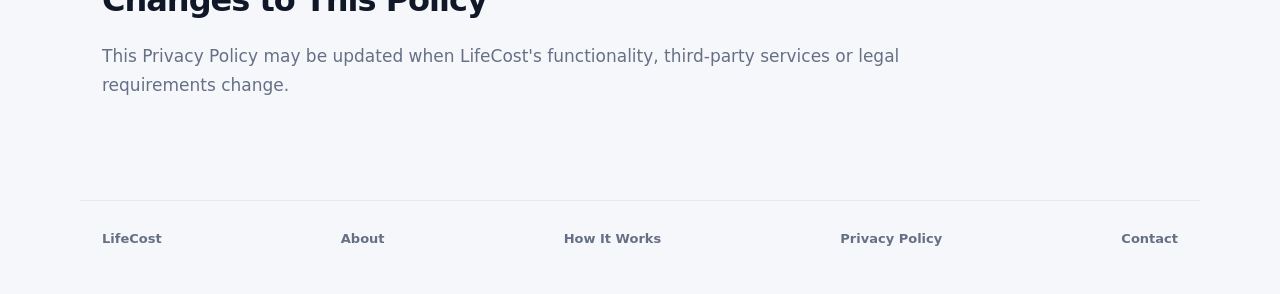
<file: privacy.html>
<!DOCTYPE html>
<html lang="en">
<head>
  <meta charset="UTF-8">
  <meta name="viewport" content="width=device-width, initial-scale=1.0">

  <title>Privacy Policy - LifeCost</title>
  <meta name="description" content="Learn how LifeCost handles calculator inputs, browser storage, cookies, advertising and third-party services.">

  <link rel="canonical" href="https://hansika3008.github.io/lifecost/privacy.html">
  <link rel="stylesheet" href="styles.css">
  <link rel="icon" type="image/png" href="favicon.png">
</head>

<body>

<header class="site-header">
  <a href="index.html" class="brand">LifeCost</a>

  <nav>
    <a href="index.html">Calculator</a>
    <a href="about.html">About</a>
    <a href="how-it-works.html">How It Works</a>
  </nav>
</header>

<main class="section content">
  <p class="eyebrow">PRIVACY</p>

  <h1>Privacy Policy</h1>

  <p>Last updated: September 2026</p>

  <p>
    LifeCost is a browser-based tool designed to help users estimate
    the long-term cost of purchases and subscriptions.
  </p>

  <h2>Information You Enter</h2>

  <p>
    Information entered into LifeCost's calculators is used to perform
    the calculations requested by you. The calculator is designed to
    process these calculations directly in your browser.
  </p>

  <h2>Browser Storage</h2>

  <p>
    LifeCost may use browser storage, such as local storage, to support
    website functionality or remember information locally. Information
    stored this way remains on your device unless the website's
    functionality specifically states otherwise.
  </p>

  <h2>Cookies and Advertising</h2>

  <p>
    LifeCost may use cookies or similar technologies when third-party
    services such as advertising or analytics are enabled.
  </p>

  <p>
    If Google advertising services are used, Google and its advertising
    partners may use cookies to help serve advertisements based on a
    user's visits to this website or other websites.
  </p>

  <p>
    Users may be able to manage or opt out of personalized advertising
    through Google's Ads Settings or other available advertising
    preference tools.
  </p>

  <h2>Third-Party Services</h2>

  <p>
    LifeCost may use third-party services such as analytics,
    advertising, hosting or other website-support services.
    These services may process information according to their own
    privacy policies.
  </p>

  <h2>Data Security</h2>

  <p>
    LifeCost does not ask users to create an account in order to use
    the calculator. The calculator is designed to keep calculation
    information in the user's browser.
  </p>

  <h2>Children</h2>

  <p>
    LifeCost is a general-purpose website and is not specifically
    directed toward children.
  </p>

  <h2>Changes to This Policy</h2>

  <p>
    This Privacy Policy may be updated when LifeCost's functionality,
    third-party services or legal requirements change.
  </p>

</main>

<footer>
  <a href="index.html" class="footer-brand">LifeCost</a>
  <a href="about.html">About</a>
  <a href="how-it-works.html">How It Works</a>
  <a href="privacy.html">Privacy Policy</a>
  <a href="contact.html">Contact</a>
</footer>

</body>
</html>
</file>
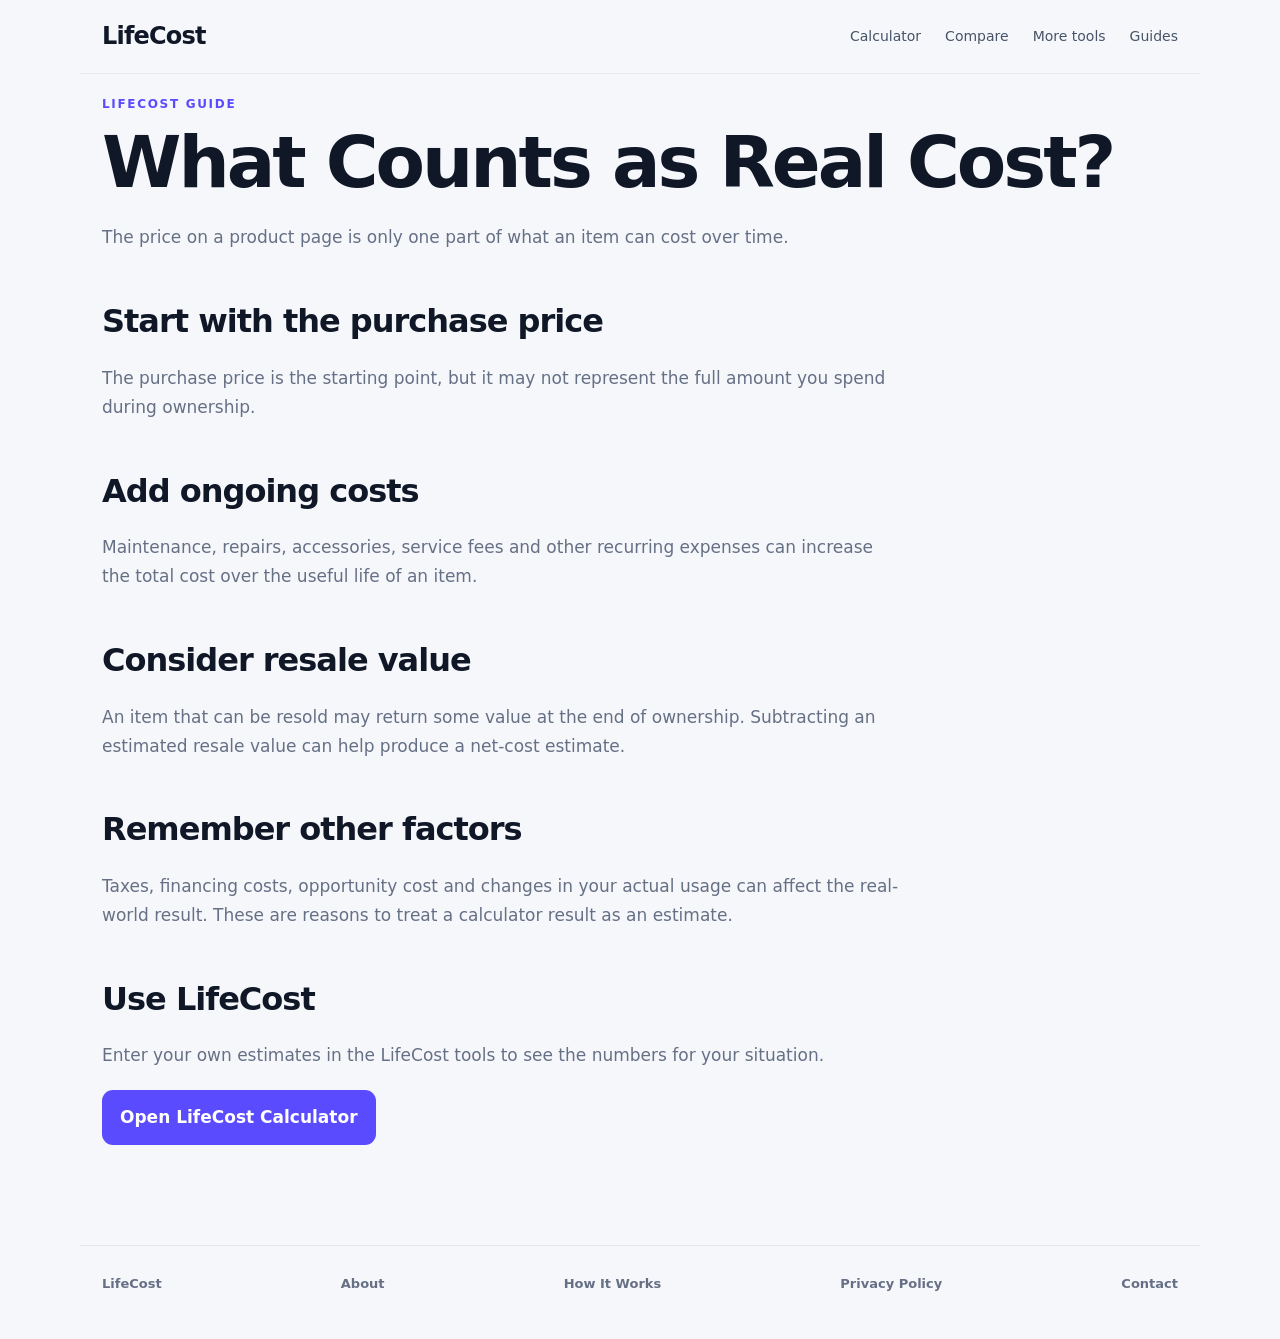
<file: real-cost.html>
<!doctype html>
<html lang="en">
<head>
<meta charset="utf-8">
<meta name="viewport" content="width=device-width, initial-scale=1">
<title>What Counts as Real Cost? | LifeCost</title>
<meta name="description" content="Understand the different costs that can affect the real cost of a purchase, including maintenance and resale value.">
<link rel="canonical" href="https://hansika3008.github.io/lifecost/real-cost.html">
<link rel="stylesheet" href="styles.css">
<link rel="icon" type="image/png" href="favicon.png">
</head>
<body>

<header class="site-header">
  <a class="brand" href="index.html">LifeCost</a>
  <nav aria-label="Main navigation">
    <a href="index.html#calculator">Calculator</a>
    <a href="index.html#compare">Compare</a>
    <a href="index.html#tools">More tools</a>
    <a href="index.html#guides">Guides</a>
  </nav>
</header>

<main class="section content">
  <p class="eyebrow">LIFECOST GUIDE</p>
  <h1>What Counts as Real Cost?</h1>
  <p>The price on a product page is only one part of what an item can cost over time.</p>

  <h2>Start with the purchase price</h2>
  <p>The purchase price is the starting point, but it may not represent the full amount you spend during ownership.</p>

  <h2>Add ongoing costs</h2>
  <p>Maintenance, repairs, accessories, service fees and other recurring expenses can increase the total cost over the useful life of an item.</p>

  <h2>Consider resale value</h2>
  <p>An item that can be resold may return some value at the end of ownership. Subtracting an estimated resale value can help produce a net-cost estimate.</p>

  <h2>Remember other factors</h2>
  <p>Taxes, financing costs, opportunity cost and changes in your actual usage can affect the real-world result. These are reasons to treat a calculator result as an estimate.</p>

  <h2>Use LifeCost</h2>
  <p>Enter your own estimates in the LifeCost tools to see the numbers for your situation.</p>
  <p><a class="button" href="index.html#calculator">Open LifeCost Calculator</a></p>
</main>

<footer>
  <a href="index.html" class="footer-brand">LifeCost</a>
  <a href="about.html">About</a>
  <a href="how-it-works.html">How It Works</a>
  <a href="privacy.html">Privacy Policy</a>
  <a href="contact.html">Contact</a>
</footer>

</body>
</html>
</file>
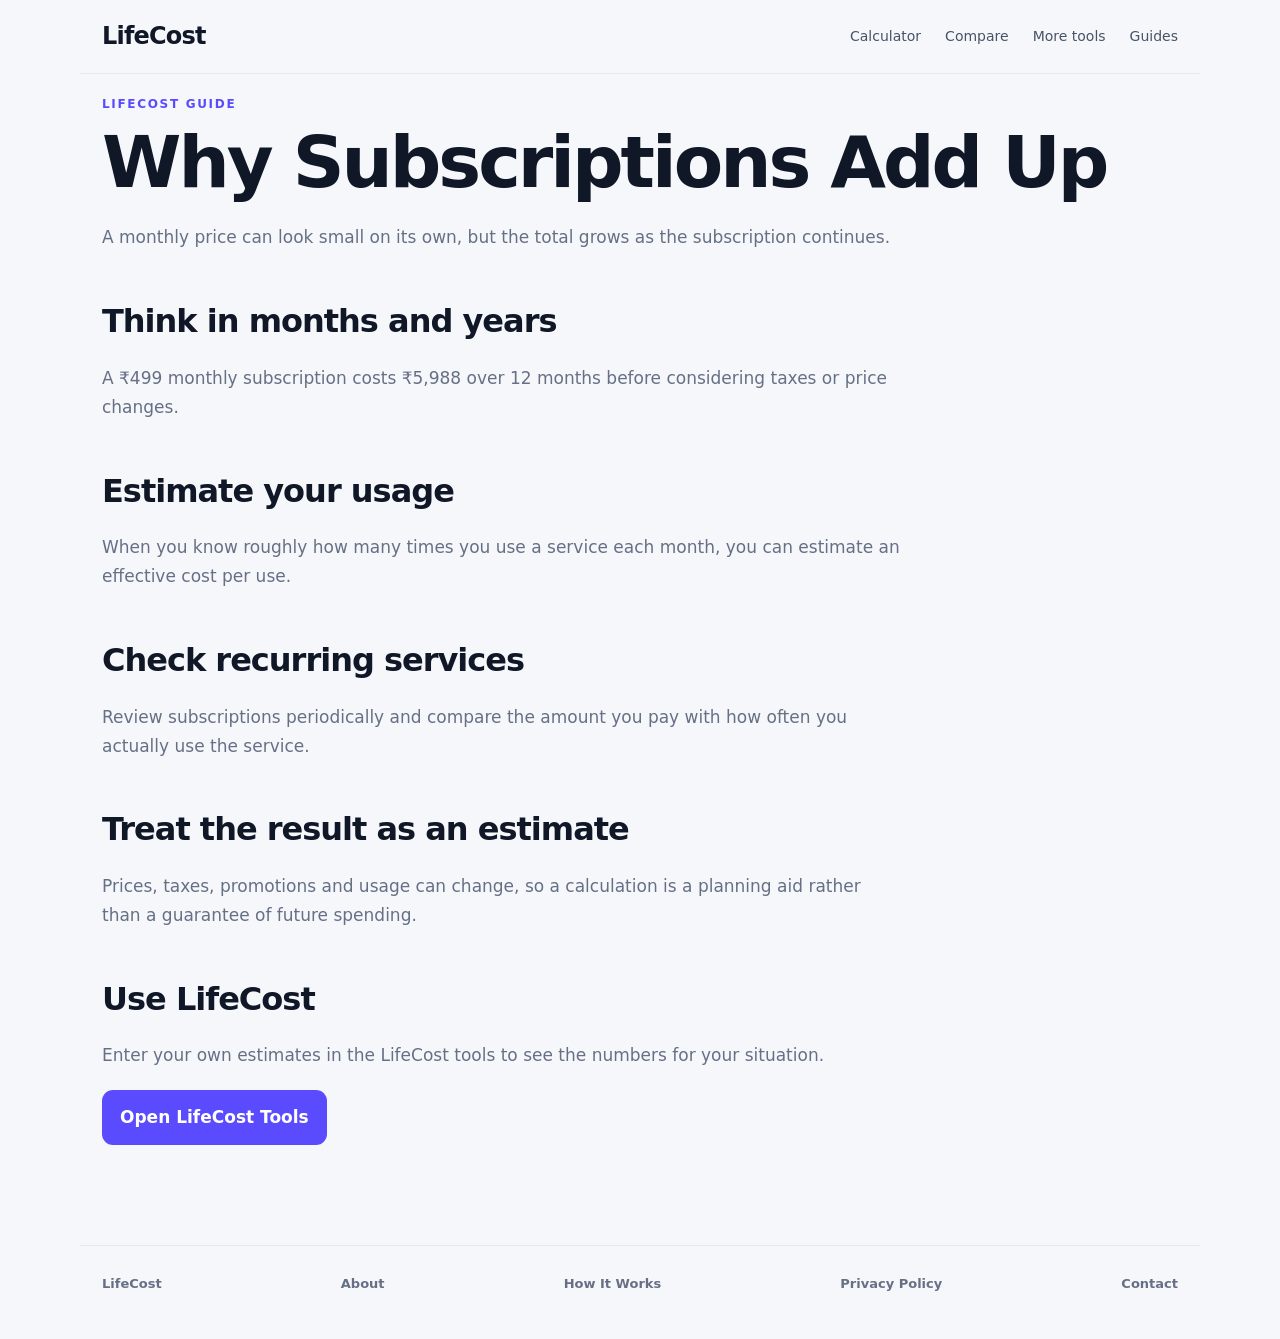
<file: subscription-cost.html>
<!doctype html>
<html lang="en">
<head>
<meta charset="utf-8">
<meta name="viewport" content="width=device-width, initial-scale=1">
<title>Why Subscriptions Add Up | LifeCost</title>
<meta name="description" content="See how a monthly subscription can become a larger long-term expense and how usage changes its effective cost per use.">
<link rel="canonical" href="https://hansika3008.github.io/lifecost/subscription-cost.html">
<link rel="stylesheet" href="styles.css">
<link rel="icon" type="image/png" href="favicon.png">
</head>
<body>

<header class="site-header">
  <a class="brand" href="index.html">LifeCost</a>
  <nav aria-label="Main navigation">
    <a href="index.html#calculator">Calculator</a>
    <a href="index.html#compare">Compare</a>
    <a href="index.html#tools">More tools</a>
    <a href="index.html#guides">Guides</a>
  </nav>
</header>

<main class="section content">
  <p class="eyebrow">LIFECOST GUIDE</p>
  <h1>Why Subscriptions Add Up</h1>
  <p>A monthly price can look small on its own, but the total grows as the subscription continues.</p>

  <h2>Think in months and years</h2>
  <p>A ₹499 monthly subscription costs ₹5,988 over 12 months before considering taxes or price changes.</p>

  <h2>Estimate your usage</h2>
  <p>When you know roughly how many times you use a service each month, you can estimate an effective cost per use.</p>

  <h2>Check recurring services</h2>
  <p>Review subscriptions periodically and compare the amount you pay with how often you actually use the service.</p>

  <h2>Treat the result as an estimate</h2>
  <p>Prices, taxes, promotions and usage can change, so a calculation is a planning aid rather than a guarantee of future spending.</p>

  <h2>Use LifeCost</h2>
  <p>Enter your own estimates in the LifeCost tools to see the numbers for your situation.</p>
  <p><a class="button" href="index.html#tools">Open LifeCost Tools</a></p>
</main>

<footer>
  <a href="index.html" class="footer-brand">LifeCost</a>
  <a href="about.html">About</a>
  <a href="how-it-works.html">How It Works</a>
  <a href="privacy.html">Privacy Policy</a>
  <a href="contact.html">Contact</a>
</footer>

</body>
</html>
</file>
<file: styles.css>
:root{--bg:#f6f7fb;--surface:#fff;--text:#101828;--muted:#667085;--line:#e4e7ec;--accent:#5b4bff;--accent-dark:#4338ca}
*{box-sizing:border-box}
html{scroll-behavior:smooth}
body{margin:0;background:var(--bg);color:var(--text);font-family:Inter,ui-sans-serif,system-ui,-apple-system,"Segoe UI",sans-serif;line-height:1.55}
a{text-decoration:none;color:inherit}
.site-header{height:74px;max-width:1120px;margin:auto;padding:0 22px;display:flex;align-items:center;justify-content:space-between}
.brand{font-size:24px;font-weight:850;letter-spacing:-.8px}
.site-header nav{display:flex;gap:24px;font-size:14px;color:#475467}
.site-header nav a:hover{color:var(--accent)}
.hero{max-width:1120px;margin:55px auto 70px;padding:0 22px;display:grid;grid-template-columns:1.2fr .8fr;gap:55px;align-items:center}
.eyebrow{font-size:12px;font-weight:850;letter-spacing:.14em;color:var(--accent);margin:0 0 10px}
h1{font-size:clamp(48px,6.5vw,78px);line-height:1;letter-spacing:-4px;margin:0 0 22px}
h1 span{color:var(--accent)}
.hero-copy>p:not(.eyebrow){font-size:19px;color:var(--muted);max-width:650px;margin:0 0 28px}
.button,button{font:inherit}.button{display:inline-block;background:var(--accent);color:#fff;padding:13px 18px;border-radius:11px;font-weight:800}.button:hover{background:var(--accent-dark)}
.hero-preview{background:#111827;color:white;border-radius:25px;padding:30px;box-shadow:0 20px 55px rgba(16,24,40,.13);transform:rotate(1deg)}
.preview-label{font-size:13px;color:#aab4c5}.preview-number{font-size:48px;font-weight:850;margin:35px 0 24px}.preview-number small{font-size:16px;color:#aab4c5;font-weight:500}.preview-row{display:flex;justify-content:space-between;border-top:1px solid #303848;padding-top:18px;font-weight:700}.preview-note{color:#aab4c5;font-size:13px;margin-top:22px}
.section{max-width:1120px;margin:auto;padding:72px 22px}.section-heading{max-width:720px;margin-bottom:28px}.section-heading h2{font-size:42px;letter-spacing:-2px;line-height:1.1;margin:0 0 9px}.section-heading>p:not(.eyebrow){color:var(--muted);margin:0}
.calculator{display:grid;grid-template-columns:1fr 1fr;background:var(--surface);border:1px solid var(--line);border-radius:22px;overflow:hidden;box-shadow:0 15px 45px rgba(16,24,40,.06)}
.form-panel{padding:28px}.result-panel{background:#111827;color:#fff;padding:30px;min-height:500px;display:flex;align-items:center}
label{display:block;font-size:13px;font-weight:750;color:#344054;margin:0 0 14px}input{display:block;width:100%;margin-top:7px;padding:12px;border:1px solid #d0d5dd;border-radius:9px;background:#fff;font:inherit;color:var(--text)}input:focus{outline:2px solid #c7c2ff;border-color:var(--accent)}
.two{display:grid;grid-template-columns:1fr 1fr;gap:14px}.form-panel button,.compare-button{width:100%;border:0;background:var(--accent);color:#fff;border-radius:10px;padding:13px;font-weight:800;cursor:pointer}.form-panel button:hover,.compare-button:hover{background:var(--accent-dark)}
.privacy{font-size:12px;color:var(--muted);margin-top:13px;text-align:center}
.result-placeholder span,.result-top{font-size:11px;letter-spacing:.13em;color:#aab4c5;font-weight:800}.result-placeholder h3{font-size:30px;line-height:1.15;margin:10px 0}.result-placeholder p{color:#aab4c5}.result-main{width:100%}
.result-highlight{padding:14px 0 20px;border-bottom:1px solid #303848}.result-highlight small{display:block;color:#aab4c5;font-size:11px;letter-spacing:.1em;font-weight:800}.result-highlight strong{display:block;font-size:34px;line-height:1.2;margin:4px 0}.result-highlight span{font-size:12px;color:#aab4c5}
.metric-grid{display:grid;grid-template-columns:1fr 1fr;gap:0 18px}.result-item{padding:15px 0;border-bottom:1px solid #303848}.result-item small{display:block;color:#aab4c5;font-size:12px}.result-item strong{font-size:22px}
.usage-card{display:grid;grid-template-columns:1fr 1fr;gap:12px;margin-top:16px}.usage-card>div{background:#182033;border:1px solid #293247;border-radius:12px;padding:12px}.usage-card small{display:block;color:#aab4c5;font-size:10px;letter-spacing:.1em;font-weight:800}.usage-card strong{display:block;font-size:18px;margin-top:3px}
.breakdown{margin-top:18px;border-top:1px solid #303848;padding-top:14px}.breakdown-title{font-size:10px;letter-spacing:.12em;color:#aab4c5;font-weight:800;margin-bottom:10px}.breakdown-row{display:flex;justify-content:space-between;gap:20px;padding:5px 0;font-size:12px;color:#aab4c5}.breakdown-row strong{color:#fff;font-weight:700}.bar{height:5px;background:#283143;border-radius:99px;overflow:hidden;margin:2px 0 6px}.bar span{display:block;height:100%;background:var(--accent);border-radius:99px}.resale-bar span{background:#8b82ff}.result-note{margin-top:14px;color:#aab4c5;font-size:10.5px}
.compare-section{padding-top:35px}.compare-grid{display:grid;grid-template-columns:1fr 1fr;gap:16px}.compare-card{background:#fff;border:1px solid var(--line);border-radius:18px;padding:24px}.compare-title{display:flex;align-items:center;gap:10px;margin-bottom:18px}.compare-title h3{margin:0;font-size:21px}.compare-badge,.mini-badge{display:inline-grid;place-items:center;background:#eeeaff;color:var(--accent);font-weight:850;border-radius:8px}.compare-badge{width:32px;height:32px}.mini-badge{width:22px;height:22px;margin-right:7px;font-size:11px}
.compare-button{max-width:300px;display:block;margin:24px auto 0}.compare-result{margin-top:22px;background:#fff;border:1px solid var(--line);border-radius:18px;padding:24px;min-height:180px}.light-placeholder h3{color:var(--text)}.light-placeholder p{color:var(--muted)}
.comparison-heading{display:flex;justify-content:space-between;gap:20px;align-items:end;margin-bottom:18px}.comparison-heading span{font-size:10px;letter-spacing:.13em;color:var(--accent);font-weight:850}.comparison-heading h3{margin:5px 0 0;font-size:25px}.comparison-heading small{color:var(--muted)}
.comparison-table{border:1px solid var(--line);border-radius:13px;overflow:hidden}.table-row{display:grid;grid-template-columns:1.2fr 1fr 1fr;border-top:1px solid var(--line)}.table-row:first-child{border-top:0}.table-row>div{padding:12px 14px}.table-row>div+div{border-left:1px solid var(--line)}.table-head{font-weight:800;background:#f8f9fc}.comparison-note{font-size:12px;color:var(--muted);margin:15px 0 0}
.example-grid{display:grid;grid-template-columns:repeat(5,1fr);gap:12px}.example{background:#fff;border:1px solid var(--line);border-radius:15px;text-align:left;padding:18px;cursor:pointer;color:var(--text);transition:.2s}.example:hover{border-color:#b7b0ff;transform:translateY(-2px)}.example b,.example span{display:block}.example b{font-size:16px}.example span{color:var(--muted);font-size:12px;margin-top:5px}
.steps{display:grid;grid-template-columns:repeat(3,1fr);gap:16px}.steps>div{background:#fff;border:1px solid var(--line);border-radius:18px;padding:24px}.steps b{color:var(--accent)}.steps h3{margin:10px 0 5px}.steps p,.content p{color:var(--muted)}.content{padding-top:20px;padding-bottom:80px}.content p{max-width:800px}

footer{max-width:1120px;margin:auto;border-top:1px solid var(--line);padding:28px 22px 45px;display:flex;gap:15px;justify-content:space-between;color:var(--muted);font-size:13px}
footer strong{color:var(--text)}

footer a{
  color:var(--muted);
  font-weight:600;
  transition:color .2s ease;
}

footer a:hover{
  color:var(--accent);
}

@media(max-width:850px){.hero{grid-template-columns:1fr;margin-top:30px}.calculator{grid-template-columns:1fr}.result-panel{min-height:420px}.compare-grid{grid-template-columns:1fr}.example-grid{grid-template-columns:repeat(2,1fr)}.steps{grid-template-columns:1fr}.site-header nav{display:none}.comparison-heading{display:block}.comparison-heading small{display:block;margin-top:8px}}

@media(max-width:560px){h1{letter-spacing:-2.5px}.section{padding-left:18px;padding-right:18px}.hero{padding-left:18px;padding-right:18px}.two{grid-template-columns:1fr}.example-grid{grid-template-columns:1fr}.section-heading h2{font-size:34px}.metric-grid,.usage-card{grid-template-columns:1fr}.comparison-table{font-size:12px}.table-row>div{padding:10px 8px}footer{display:block}footer>*{display:block;margin-bottom:7px}}

/* V6 polish */
:focus-visible{outline:3px solid rgba(91,75,255,.35);outline-offset:3px}
.site-header{position:sticky;top:0;z-index:20;background:rgba(246,247,251,.92);backdrop-filter:blur(12px);border-bottom:1px solid rgba(228,231,236,.8)}
.button,.compare-button,button{transition:transform .16s ease,background .16s ease,box-shadow .16s ease}
.button:hover,.compare-button:hover,button:hover{transform:translateY(-1px)}
.button:active,.compare-button:active,button:active{transform:translateY(0)}
.button-row,.compare-actions{display:flex;gap:10px;align-items:center;flex-wrap:wrap}
.secondary-button{background:#fff!important;color:var(--text)!important;border:1px solid var(--line)!important;padding:13px 18px;border-radius:11px;font-weight:800;cursor:pointer}
.secondary-button:hover{border-color:#b7b0ff!important;background:#fafaff!important}
.form-message{min-height:20px;margin-top:9px;font-size:12px;color:#b42318}
.form-message:empty{display:none}
label{display:block}
input:invalid{box-shadow:none}
.compare-actions{margin-top:2px}
.compare-result{scroll-margin-top:90px}
.example-grid .example{height:100%}
.site-header nav a{padding:7px 0}

@media(max-width:560px){
  .site-header{height:64px}
  .brand{font-size:21px}
  .hero-preview{padding:23px}
  .preview-number{font-size:40px}
  .button-row,.compare-actions{flex-direction:column;align-items:stretch}
  .button-row button,.compare-actions button{width:100%}
}

/* V7: additional decision tools */
.tools-grid{display:grid;grid-template-columns:repeat(3,1fr);gap:18px}
.tool-card{background:var(--surface);border:1px solid var(--line);border-radius:20px;padding:24px;box-shadow:0 8px 28px rgba(16,24,40,.04)}
.tool-number{display:block;color:var(--accent);font-size:12px;font-weight:900;letter-spacing:.12em;margin-bottom:10px}
.tool-card h3{font-size:25px;letter-spacing:-.6px;margin:0 0 8px}
.tool-card>p{color:var(--muted);min-height:50px;margin:0 0 18px}
.tool-fields{display:grid;gap:12px}
.tool-fields label{font-size:12px;font-weight:800}
.tool-fields input{display:block;width:100%;margin-top:6px}
.tool-card button{width:100%;margin-top:18px;background:var(--accent);color:#fff;border:0;border-radius:11px;padding:12px 14px;font-weight:850;cursor:pointer}
.tool-card button:hover{background:var(--accent-dark)}
.mini-result{margin-top:15px;padding:14px;border-radius:12px;background:#f7f7ff;color:#475467;font-size:13px;min-height:58px}
.mini-result strong{display:block;color:var(--text);font-size:18px;margin-top:2px}
.mini-result .mini-grid{display:grid;grid-template-columns:1fr 1fr;gap:10px}
.tools-note{margin:18px 0 0;color:var(--muted);font-size:12px}
@media(max-width:900px){.tools-grid{grid-template-columns:1fr 1fr}}
@media(max-width:650px){.tools-grid{grid-template-columns:1fr}}

/* V8: SEO/share polish */
.result-actions{display:flex;gap:8px;flex-wrap:wrap;margin:14px 0 2px}
.result-share,.small-share{border:1px solid #3b465a;background:#182033;color:#fff;border-radius:9px;padding:8px 11px;font-size:11px;font-weight:800;cursor:pointer}
.result-share:hover,.small-share:hover{background:#222d43}
.secondary-result{color:#d6d9e1}
.heading-actions{display:flex;align-items:center;gap:12px}
.small-share{white-space:nowrap}
.seo-section{padding-top:25px}
.guide-grid{display:grid;grid-template-columns:repeat(2,1fr);gap:16px}
.guide-grid article{background:#fff;border:1px solid var(--line);border-radius:17px;padding:23px}
.guide-grid h3{margin:0 0 7px;font-size:20px}
.guide-grid p{margin:0;color:var(--muted);font-size:14px}
.share-toast{position:fixed;right:20px;bottom:20px;background:#111827;color:#fff;padding:11px 15px;border-radius:10px;font-size:13px;font-weight:700;z-index:50;box-shadow:0 10px 30px rgba(0,0,0,.2)}
@media(max-width:700px){.guide-grid{grid-template-columns:1fr}.heading-actions{display:block}.heading-actions small{display:block;margin-bottom:8px}}

.comparison-actions{display:flex;align-items:center;justify-content:space-between;gap:12px;margin-top:10px}
.comparison-actions small{color:var(--muted)}

@media(max-width:700px){
  .comparison-actions{display:block}
  .comparison-actions .small-share{margin-top:10px}
  .result-actions{width:100%}
  .result-share{flex:1}
}

html{scroll-padding-top:78px}
.section{scroll-margin-top:78px}
.content h1{
  font-size:clamp(48px,6vw,72px);
  line-height:1;
  letter-spacing:-3px;
  margin:0 0 25px;
}

.content h2{
  font-size:32px;
  letter-spacing:-1px;
  margin-top:45px;
  margin-bottom:15px;
  color:var(--text);
}

.content p{
  max-width:800px;
  color:var(--muted);
  font-size:17px;
  line-height:1.7;
  margin-bottom:20px;
}

.content .eyebrow{
  color:var(--accent);
  font-size:12px;
  font-weight:850;
  letter-spacing:.14em;
  margin-bottom:12px;
}
</file>
